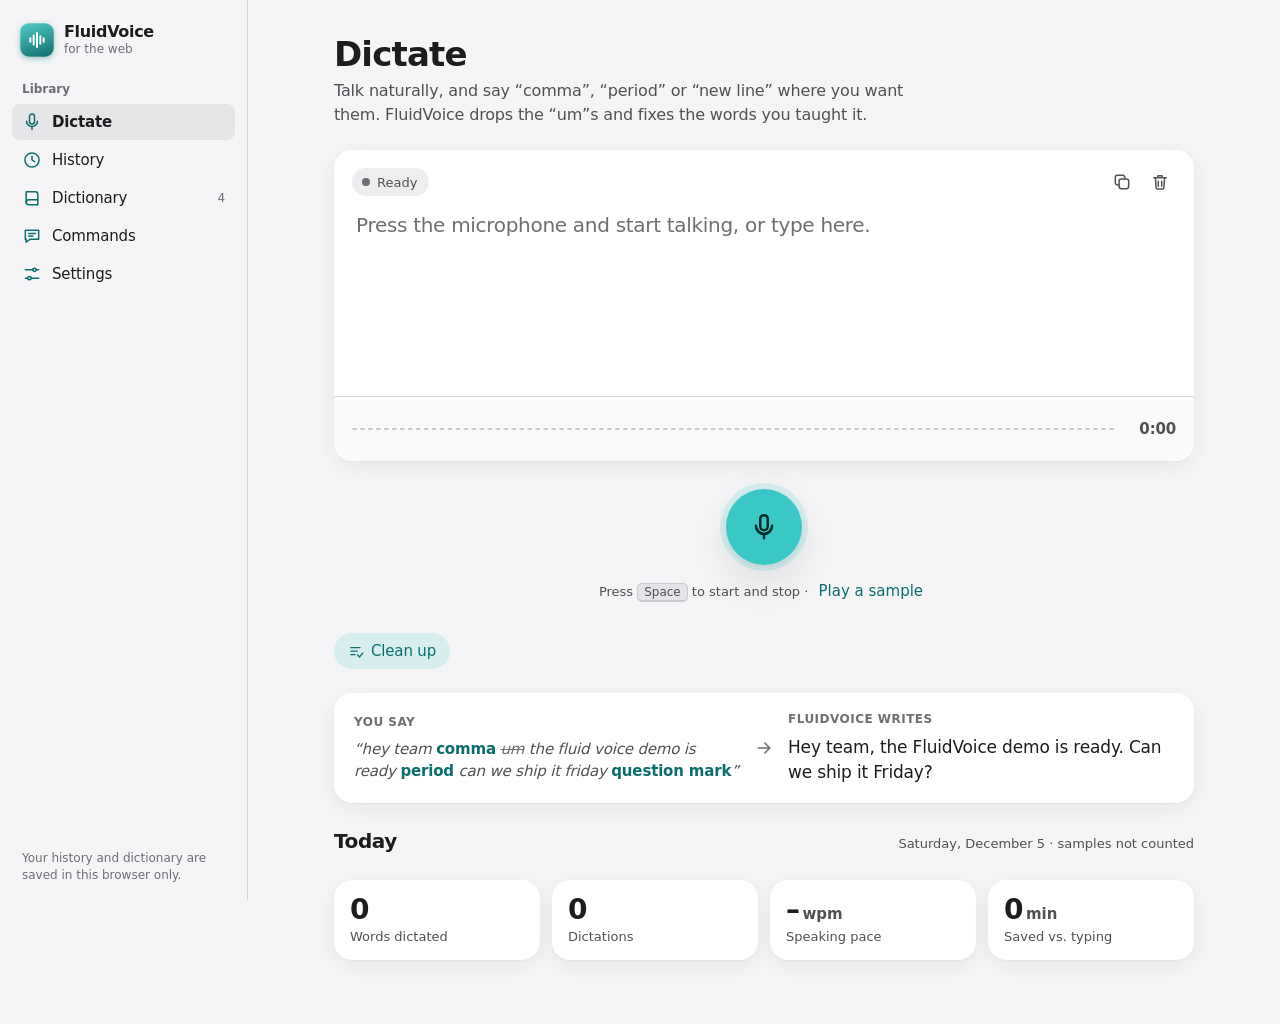
<file: index.html>
<!doctype html>
<html lang="en">
<head>
<meta charset="utf-8">
<meta name="viewport" content="width=device-width,initial-scale=1,viewport-fit=cover">
<title>FluidVoice Web</title>
<meta name="description" content="Voice-to-text dictation in your browser, with spoken punctuation, filler-word removal and a custom dictionary.">
<meta name="theme-color" content="#F5F5F7" media="(prefers-color-scheme: light)">
<meta name="theme-color" content="#000000" media="(prefers-color-scheme: dark)">
<link rel="apple-touch-icon" href="apple-touch-icon.png">
<link rel="icon" type="image/png" sizes="180x180" href="apple-touch-icon.png">
<link rel="icon" href="data:image/svg+xml,%3Csvg xmlns='http://www.w3.org/2000/svg' viewBox='0 0 64 64'%3E%3Crect width='64' height='64' rx='14' fill='%230A6E6C'/%3E%3Cpath d='M16 28v8M24 20v24M32 14v36M40 22v20M48 28v8' stroke='white' stroke-width='5' stroke-linecap='round'/%3E%3C/svg%3E">
<style>
/* Layout: a macOS-style window. Translucent sidebar on the left, one content column on the right.
   Under 760px the sidebar turns into an iOS tab bar fixed to the bottom of the screen. */
:root {
  --bg: #F5F5F7;
  --surface: #FFFFFF;
  --surface-2: #FAFAFC;
  --fill: rgba(118, 118, 128, 0.12);
  --fill-2: rgba(118, 118, 128, 0.07);
  --fg: #1D1D1F;
  --fg-2: #515154;
  --fg-3: #6E6E73;
  --sep: rgba(60, 60, 67, 0.16);
  --chrome: rgba(246, 246, 248, 0.82);
  --red: #C00012;
  --red-fill: #FF3B30;
  --orange: #944A00;
  --green: #1A7F37;
  --shadow: 0 1px 2px rgba(0, 0, 0, 0.04), 0 6px 24px rgba(0, 0, 0, 0.06);
  --shadow-lg: 0 2px 6px rgba(0, 0, 0, 0.06), 0 18px 48px rgba(0, 0, 0, 0.10);

  /* Accent: FluidVoice's default cyan. JavaScript swaps these five values when you pick another accent. */
  --accent: #3AC8C6;
  --accent-ink-l: #0A6E6C;
  --accent-ink-d: #3AC8C6;
  --on-accent: #032B2A;
  --accent-ink: var(--accent-ink-l);
  --accent-soft: color-mix(in srgb, var(--accent) 16%, transparent);
  --seg-on: var(--surface);

  --font-text: -apple-system, BlinkMacSystemFont, "SF Pro Text", "Segoe UI Variable Text", "Segoe UI", system-ui, sans-serif;
  --font-display: -apple-system, BlinkMacSystemFont, "SF Pro Display", "Segoe UI Variable Display", "Segoe UI", system-ui, sans-serif;
  --font-rounded: ui-rounded, "SF Pro Rounded", -apple-system, BlinkMacSystemFont, system-ui, sans-serif;
  --font-mono: ui-monospace, "SF Mono", SFMono-Regular, Menlo, Consolas, monospace;

  /* Type scale follows Apple's text styles */
  --t-large: 2.125rem;  /* Large Title 34 */
  --t-title2: 1.375rem; /* Title 2 22 */
  --t-title3: 1.25rem;  /* Title 3 20 */
  --t-body: 1.0625rem;  /* Body 17 */
  --t-callout: 1rem;    /* Callout 16 */
  --t-subhead: 0.9375rem; /* Subhead 15 */
  --t-foot: 0.8125rem;  /* Footnote 13 */
  --t-cap: 0.75rem;     /* Caption 12 */

  --r-sm: 8px;
  --r-md: 12px;
  --r-lg: 18px;
  --sidebar-w: 248px;
}
@media (prefers-color-scheme: dark) {
  :root:not([data-theme="light"]) {
    --bg: #000000;
    --surface: #1C1C1E;
    --surface-2: #242426;
    --fill: rgba(118, 118, 128, 0.24);
    --fill-2: rgba(118, 118, 128, 0.14);
    --fg: #F5F5F7;
    --fg-2: #C7C7CC;
    --fg-3: #98989D;
    --sep: rgba(84, 84, 88, 0.6);
    --chrome: rgba(22, 22, 24, 0.78);
    --red: #FF6961;
    --red-fill: #FF453A;
    --orange: #FFB340;
    --green: #30D158;
    --shadow: 0 0 0 1px rgba(255, 255, 255, 0.05), 0 6px 24px rgba(0, 0, 0, 0.5);
    --shadow-lg: 0 0 0 1px rgba(255, 255, 255, 0.06), 0 18px 48px rgba(0, 0, 0, 0.6);
    --accent-ink: var(--accent-ink-d);
    --seg-on: #636366;
    color-scheme: dark;
  }
}
:root[data-theme="dark"] {
  --bg: #000000;
  --surface: #1C1C1E;
  --surface-2: #242426;
  --fill: rgba(118, 118, 128, 0.24);
  --fill-2: rgba(118, 118, 128, 0.14);
  --fg: #F5F5F7;
  --fg-2: #C7C7CC;
  --fg-3: #98989D;
  --sep: rgba(84, 84, 88, 0.6);
  --chrome: rgba(22, 22, 24, 0.78);
  --red: #FF6961;
  --red-fill: #FF453A;
  --orange: #FFB340;
  --green: #30D158;
  --shadow: 0 0 0 1px rgba(255, 255, 255, 0.05), 0 6px 24px rgba(0, 0, 0, 0.5);
  --shadow-lg: 0 0 0 1px rgba(255, 255, 255, 0.06), 0 18px 48px rgba(0, 0, 0, 0.6);
  --accent-ink: var(--accent-ink-d);
  --seg-on: #636366;
  color-scheme: dark;
}

* { box-sizing: border-box; }
html, body { height: 100%; }
body {
  margin: 0;
  background: var(--bg);
  color: var(--fg);
  font-family: var(--font-text);
  font-size: var(--t-body);
  line-height: 1.47;
  letter-spacing: -0.01em;
  -webkit-font-smoothing: antialiased;
  -webkit-tap-highlight-color: transparent;
}
[hidden] { display: none !important; }
button, input, select, textarea { font: inherit; color: inherit; letter-spacing: inherit; }
button { cursor: pointer; }
:focus-visible { outline: 3px solid var(--accent-ink); outline-offset: 2px; border-radius: 6px; }
.sr-only { position: absolute; width: 1px; height: 1px; padding: 0; margin: -1px; overflow: hidden; clip: rect(0 0 0 0); white-space: nowrap; border: 0; }
.ic { width: 20px; height: 20px; flex: none; stroke: currentColor; fill: none; stroke-width: 1.8; stroke-linecap: round; stroke-linejoin: round; }
.ic-sm { width: 16px; height: 16px; }

/* ---------- App frame ---------- */
.app { display: grid; grid-template-columns: var(--sidebar-w) minmax(0, 1fr); min-height: 100%; }
.sidebar {
  position: fixed; top: 0; bottom: 0; left: 0; width: var(--sidebar-w); z-index: 30;
  display: flex; flex-direction: column; gap: 22px;
  padding: 22px 12px 16px;
  background: var(--chrome);
  -webkit-backdrop-filter: saturate(180%) blur(20px);
  backdrop-filter: saturate(180%) blur(20px);
  border-right: 1px solid var(--sep);
}
.brand { display: flex; align-items: center; gap: 10px; padding: 0 8px; }
.app-icon {
  width: 34px; height: 34px; border-radius: 9px; display: grid; place-items: center; flex: none;
  background: linear-gradient(160deg, color-mix(in srgb, var(--accent) 88%, white) 0%, var(--accent-ink-l) 100%);
  box-shadow: inset 0 0 0 0.5px rgba(255, 255, 255, 0.4), 0 2px 6px color-mix(in srgb, var(--accent-ink-l) 35%, transparent);
  color: #fff;
}
.app-icon .ic { stroke-width: 2.4; width: 20px; height: 20px; }
.brand-name { font-family: var(--font-display); font-weight: 600; font-size: var(--t-callout); letter-spacing: -0.02em; line-height: 1.2; }
.brand-sub { font-size: var(--t-cap); color: var(--fg-3); letter-spacing: 0; }
.nav { display: flex; flex-direction: column; gap: 2px; }
.nav-label { font-size: var(--t-cap); font-weight: 600; color: var(--fg-3); padding: 0 10px 4px; letter-spacing: 0; }
.nav-item {
  display: flex; align-items: center; gap: 10px; min-height: 36px; width: 100%;
  padding: 6px 10px; border: 0; border-radius: var(--r-sm); background: transparent;
  font-size: var(--t-subhead); text-align: left; color: var(--fg);
}
.nav-item .ic { color: var(--accent-ink); }
.nav-item:hover { background: var(--fill-2); }
.nav-item[aria-current="page"] { background: var(--fill); font-weight: 600; }
.nav-item .count { margin-left: auto; font-size: var(--t-cap); color: var(--fg-3); font-variant-numeric: tabular-nums; }
.sidebar-foot { margin-top: auto; padding: 0 10px; font-size: var(--t-cap); color: var(--fg-3); line-height: 1.4; letter-spacing: 0; }

.main { grid-column: 2; min-width: 0; padding-inline: clamp(16px, 4.5vw, 56px); padding-block: 36px 64px; }
.view { max-width: 860px; margin: 0 auto; display: flex; flex-direction: column; gap: 24px; }
.view-head { display: flex; align-items: flex-end; justify-content: space-between; gap: 16px; flex-wrap: wrap; }
.view-head h1 { margin: 0; font-family: var(--font-display); font-size: var(--t-large); font-weight: 700; letter-spacing: -0.025em; line-height: 1.1; text-wrap: balance; }
.view-head p { margin: 6px 0 0; color: var(--fg-2); font-size: var(--t-callout); max-width: 60ch; }

/* ---------- Shared controls ---------- */
.card { background: var(--surface); border-radius: var(--r-lg); box-shadow: var(--shadow); }
.btn {
  display: inline-flex; align-items: center; justify-content: center; gap: 6px;
  min-height: 36px; padding: 7px 14px; border-radius: 999px; border: 0;
  background: var(--fill); color: var(--fg); font-size: var(--t-subhead); font-weight: 500;
  transition: background-color 0.15s ease, transform 0.1s ease, opacity 0.15s ease;
}
.btn:hover { background: color-mix(in srgb, var(--fill) 100%, var(--fg) 6%); }
.btn:active { transform: scale(0.97); }
.btn:disabled { opacity: 0.45; cursor: default; transform: none; }
.btn .ic { width: 17px; height: 17px; }
.btn-tinted { background: var(--accent-soft); color: var(--accent-ink); }
.btn-tinted:hover { background: color-mix(in srgb, var(--accent) 24%, transparent); }
.btn-filled { background: var(--accent); color: var(--on-accent); font-weight: 600; }
.btn-filled:hover { background: color-mix(in srgb, var(--accent) 88%, white 12%); }
.btn-danger { color: var(--red); }
.btn-plain { background: transparent; color: var(--accent-ink); padding-inline: 8px; }
.btn-plain:hover { background: var(--fill-2); }
.icon-btn {
  width: 36px; height: 36px; display: inline-grid; place-items: center; border-radius: 999px; border: 0;
  background: transparent; color: var(--fg-2);
}
.icon-btn:hover { background: var(--fill); color: var(--fg); }
.pill {
  display: inline-flex; align-items: center; gap: 7px; min-height: 28px; padding: 3px 12px 3px 10px; border-radius: 999px;
  background: var(--fill); font-size: var(--t-foot); font-weight: 500; color: var(--fg-2); letter-spacing: 0;
  font-variant-numeric: tabular-nums;
}
.dot { width: 8px; height: 8px; border-radius: 50%; background: var(--fg-3); flex: none; }
.pill[data-state="live"] { background: color-mix(in srgb, var(--red-fill) 14%, transparent); color: var(--red); }
.pill[data-state="live"] .dot { background: var(--red-fill); animation: blink 1.2s ease-in-out infinite; }
.pill[data-state="sample"] { background: var(--accent-soft); color: var(--accent-ink); }
.pill[data-state="sample"] .dot { background: var(--accent-ink); animation: blink 1.2s ease-in-out infinite; }
.pill[data-state="warn"] { background: color-mix(in srgb, var(--orange) 14%, transparent); color: var(--orange); }
.pill[data-state="warn"] .dot { background: var(--orange); }
@keyframes blink { 50% { opacity: 0.35; } }

input[type="text"], input[type="search"], select {
  min-height: 40px; width: 100%; padding: 8px 12px; border-radius: 10px;
  border: 1px solid var(--sep); background: var(--surface-2); color: var(--fg); font-size: var(--t-subhead);
}
input::placeholder, textarea::placeholder { color: var(--fg-3); opacity: 1; }
input:focus, select:focus { outline: none; border-color: var(--accent-ink); box-shadow: 0 0 0 3px color-mix(in srgb, var(--accent) 28%, transparent); }

/* iOS-style switch */
.switch { appearance: none; -webkit-appearance: none; position: relative; flex: none; width: 51px; height: 31px; margin: 0; border-radius: 999px; background: var(--fill); cursor: pointer; transition: background-color 0.2s ease; }
.switch::after { content: ""; position: absolute; top: 2px; left: 2px; width: 27px; height: 27px; border-radius: 50%; background: #fff; box-shadow: 0 3px 8px rgba(0,0,0,0.15), 0 1px 1px rgba(0,0,0,0.16); transition: transform 0.22s cubic-bezier(.3,.7,.4,1); }
.switch:not(:checked) { box-shadow: inset 0 0 0 1.5px var(--fg-3); }
.switch:checked { background: var(--green); }
.switch:checked::after { transform: translateX(20px); }
.switch:focus-visible { outline: 3px solid var(--accent-ink); outline-offset: 3px; border-radius: 999px; }

/* Segmented control */
.segmented { display: inline-flex; padding: 2px; border-radius: 9px; background: var(--fill); gap: 2px; flex-wrap: wrap; }
.segmented button {
  min-height: 30px; padding: 4px 14px; border: 0; border-radius: 7px; background: transparent;
  font-size: var(--t-foot); font-weight: 500; color: var(--fg);
}
.segmented button[aria-pressed="true"] { background: var(--seg-on); box-shadow: 0 1px 3px rgba(0,0,0,0.12), 0 0 0 1.5px var(--fg-3); font-weight: 600; }

/* ---------- Dictate ---------- */
.composer { padding: 0; overflow: hidden; }
.composer-top { display: flex; align-items: center; justify-content: space-between; gap: 12px; padding: 14px 16px 0 18px; flex-wrap: wrap; }
.composer-tools { display: flex; gap: 2px; }
.editor { position: relative; padding: 10px 22px 18px; }
.editor textarea, .editor .live {
  display: block; width: 100%; min-height: 168px; margin: 0; padding: 0; border: 0; background: transparent; resize: none;
  font-family: var(--font-display); font-size: var(--t-title3); line-height: 1.5; letter-spacing: -0.015em; color: var(--fg);
  white-space: pre-wrap; overflow-wrap: anywhere;
}
.editor textarea:focus { outline: none; }
.composer:has(#transcript:focus-visible) { box-shadow: var(--shadow), 0 0 0 3px var(--accent-ink); }
.editor .live .interim { color: var(--fg-3); }
.editor .live .caret { display: inline-block; width: 2px; height: 1.1em; margin-left: 2px; vertical-align: -0.15em; background: var(--accent-ink); border-radius: 1px; animation: blink 1s steps(1) infinite; }
.editor .live .base { color: var(--fg-2); }

.wave-row { display: flex; align-items: center; gap: 14px; padding: 12px 18px; border-top: 1px solid var(--sep); background: var(--surface-2); }
.wave { flex: 1; min-width: 0; height: 40px; display: block; }
.timer { font-family: var(--font-rounded); font-variant-numeric: tabular-nums; font-size: var(--t-subhead); font-weight: 600; color: var(--fg-2); min-width: 3.2em; text-align: right; }

.record-zone { display: flex; flex-direction: column; align-items: center; gap: 12px; padding-block: 4px; }
.record-btn {
  position: relative; width: 76px; height: 76px; border-radius: 50%; border: 0; display: grid; place-items: center;
  background: var(--accent); color: var(--on-accent);
  box-shadow: 0 0 0 6px var(--accent-soft), var(--shadow-lg);
  transition: transform 0.18s cubic-bezier(.3,.7,.4,1), background-color 0.2s ease, box-shadow 0.2s ease;
}
.record-btn .ic { width: 30px; height: 30px; stroke-width: 2; }
.record-btn:hover { transform: scale(1.04); }
.record-btn:active { transform: scale(0.96); }
.record-btn[data-active="true"] { background: var(--red-fill); color: #fff; box-shadow: 0 0 0 calc(6px + var(--level, 0) * 14px) color-mix(in srgb, var(--red-fill) 22%, transparent), var(--shadow-lg); }
.record-btn:focus-visible { outline-offset: 10px; border-radius: 50%; }
.record-hint { font-size: var(--t-foot); color: var(--fg-2); text-align: center; letter-spacing: 0; }
kbd { font-family: var(--font-text); font-size: 0.92em; padding: 1px 6px; border-radius: 5px; background: var(--fill); border: 1px solid var(--sep); border-bottom-width: 2px; }

.notice { display: flex; gap: 12px; align-items: flex-start; padding: 14px 16px; border-radius: var(--r-md); background: color-mix(in srgb, var(--orange) 10%, var(--surface)); border: 1px solid color-mix(in srgb, var(--orange) 26%, transparent); font-size: var(--t-subhead); }
.notice .ic { color: var(--orange); margin-top: 2px; }
.notice strong { display: block; font-weight: 600; }
.notice p { margin: 2px 0 10px; color: var(--fg-2); }
.notice-actions { display: flex; gap: 8px; flex-wrap: wrap; }

.actions { display: flex; flex-wrap: wrap; gap: 8px; align-items: center; }
.actions .spacer { flex: 1; }
.ai-group { display: flex; flex-wrap: wrap; gap: 8px; align-items: center; }
.ai-label { display: inline-flex; align-items: center; gap: 6px; font-size: var(--t-foot); font-weight: 600; color: var(--fg-2); letter-spacing: 0; }
.ai-label .ic { color: var(--accent-ink); width: 16px; height: 16px; }

.howto { display: grid; grid-template-columns: minmax(0, 1fr) auto minmax(0, 1fr); gap: 14px; align-items: center; padding: 18px 20px; }
.howto-col { min-width: 0; }
.eyebrow { font-size: var(--t-cap); font-weight: 600; color: var(--fg-3); letter-spacing: 0.04em; text-transform: uppercase; margin-bottom: 6px; }
.said { font-size: var(--t-subhead); color: var(--fg-2); font-style: italic; }
.said mark { background: transparent; color: var(--accent-ink); font-style: normal; font-weight: 600; }
.said s { color: var(--fg-3); }
.wrote { font-family: var(--font-display); font-size: var(--t-body); font-weight: 500; }
.howto .arrow { color: var(--fg-3); }

.stats { display: grid; grid-template-columns: repeat(4, minmax(0, 1fr)); gap: 12px; }
.stat { padding: 14px 16px; min-width: 0; }
.stat-value { font-family: var(--font-rounded); font-size: 1.75rem; font-weight: 700; letter-spacing: -0.02em; line-height: 1.15; font-variant-numeric: tabular-nums; }
.stat-value small { font-size: var(--t-subhead); font-weight: 600; color: var(--fg-2); margin-left: 3px; letter-spacing: 0; }
.stat-label { font-size: var(--t-foot); color: var(--fg-2); letter-spacing: 0; }
.section-title { margin: 0; font-family: var(--font-display); font-size: var(--t-title3); font-weight: 600; letter-spacing: -0.02em; }
.section-head { display: flex; align-items: baseline; justify-content: space-between; gap: 12px; flex-wrap: wrap; }
.section-head .sub { font-size: var(--t-foot); color: var(--fg-2); letter-spacing: 0; }

/* ---------- History ---------- */
.chart-card { padding: 18px 20px 12px; }
.chart { width: 100%; height: auto; display: block; }
.chart text { font-family: var(--font-text); font-size: 12px; fill: var(--fg-2); letter-spacing: 0; }
.chart .val { font-family: var(--font-rounded); font-weight: 600; fill: var(--fg); font-variant-numeric: tabular-nums; }
.chart .grid { stroke: var(--sep); stroke-width: 1; }
.chart .bar { fill: var(--accent); }
.chart .bar.today { fill: var(--accent-ink); }
.chart .bar.zero { fill: var(--fill); }
.toolbar { display: flex; gap: 10px; align-items: center; flex-wrap: wrap; }
.search { position: relative; flex: 1; min-width: 200px; }
.search .ic { position: absolute; left: 11px; top: 50%; transform: translateY(-50%); color: var(--fg-3); width: 17px; height: 17px; }
.search input { padding-left: 34px; }
.list { display: flex; flex-direction: column; }
.list > * + * { border-top: 1px solid var(--sep); }
.h-item { display: grid; grid-template-columns: minmax(0, 1fr) auto; gap: 6px 16px; padding: 14px 18px; }
.h-meta { display: flex; flex-wrap: wrap; gap: 4px 12px; font-size: var(--t-foot); color: var(--fg-2); letter-spacing: 0; font-variant-numeric: tabular-nums; }
.h-meta .when { font-weight: 600; color: var(--fg); }
.h-text { grid-column: 1 / -1; margin: 0; font-size: var(--t-callout); white-space: pre-wrap; overflow-wrap: anywhere; display: -webkit-box; -webkit-line-clamp: 3; -webkit-box-orient: vertical; overflow: hidden; }
.h-item.open .h-text { -webkit-line-clamp: unset; display: block; }
.h-more { grid-column: 1 / -1; justify-self: start; min-height: 28px; margin: -4px 0 0 -8px; font-size: var(--t-foot); }
.list-note { padding: 12px 18px; margin: 0; }
.h-actions { display: flex; gap: 2px; grid-row: 1; grid-column: 2; margin: -6px -8px 0 0; }
.tag { display: inline-flex; align-items: center; padding: 0 7px; border-radius: 5px; font-size: 0.6875rem; font-weight: 600; background: var(--accent-soft); color: var(--accent-ink); letter-spacing: 0.02em; text-transform: uppercase; }
.empty { padding: 40px 24px; text-align: center; color: var(--fg-2); display: flex; flex-direction: column; align-items: center; gap: 8px; }
.empty .ic { width: 34px; height: 34px; color: var(--fg-3); stroke-width: 1.5; }
.empty strong { color: var(--fg); font-size: var(--t-callout); }
.empty p { margin: 0; max-width: 42ch; font-size: var(--t-subhead); }

/* ---------- Dictionary ---------- */
.dict-form { display: grid; grid-template-columns: minmax(0, 1.3fr) minmax(0, 1fr) auto; gap: 12px; align-items: end; padding: 18px; }
.field { display: flex; flex-direction: column; gap: 6px; min-width: 0; }
.field label { font-size: var(--t-foot); font-weight: 600; color: var(--fg-2); letter-spacing: 0; }
.hint { font-size: var(--t-cap); color: var(--fg-3); letter-spacing: 0; }
.hint.error { color: var(--red); }
.d-item { display: grid; grid-template-columns: minmax(0, 1fr) auto minmax(0, 0.8fr) auto; gap: 12px; align-items: center; padding: 12px 10px 12px 18px; }
.chips { display: flex; flex-wrap: wrap; gap: 6px; min-width: 0; }
.chip { display: inline-flex; padding: 3px 10px; border-radius: 999px; background: var(--fill); font-size: var(--t-foot); color: var(--fg-2); letter-spacing: 0; overflow-wrap: anywhere; }
.d-item .to { font-weight: 600; overflow-wrap: anywhere; min-width: 0; }
.d-item .arrow { color: var(--fg-3); }

/* ---------- Voice commands ---------- */
.tester { padding: 18px 20px; display: flex; flex-direction: column; gap: 12px; }
.tester-out { min-height: 56px; padding: 12px 14px; border-radius: var(--r-md); background: var(--fill-2); font-family: var(--font-display); font-size: var(--t-body); white-space: pre-wrap; overflow-wrap: anywhere; }
.cmd-grid { display: grid; grid-template-columns: repeat(2, minmax(0, 1fr)); gap: 16px; align-items: start; }
.cmd-group h2 { margin: 0; padding: 14px 18px 8px; font-size: var(--t-foot); font-weight: 600; color: var(--fg-2); letter-spacing: 0; }
.cmd { display: flex; align-items: center; justify-content: space-between; gap: 12px; padding: 9px 18px; font-size: var(--t-subhead); }
.cmd + .cmd { border-top: 1px solid var(--sep); }
.cmd .say { min-width: 0; }
.cmd .say small { color: var(--fg-3); font-size: var(--t-foot); }
.key { flex: none; min-width: 32px; height: 28px; padding: 0 8px; display: inline-grid; place-items: center; border-radius: 7px; background: var(--fill); font-family: var(--font-mono); font-size: var(--t-subhead); font-weight: 600; }

/* ---------- Settings ---------- */
.group { display: flex; flex-direction: column; gap: 8px; }
.group-title { margin: 0; padding: 0 18px; font-size: var(--t-foot); font-weight: 600; color: var(--fg-2); letter-spacing: 0; }
.group-foot { margin: 0; padding: 0 18px; font-size: var(--t-foot); color: var(--fg-2); letter-spacing: 0; max-width: 70ch; }
.row { display: flex; align-items: center; justify-content: space-between; gap: 16px; min-height: 52px; padding: 10px 18px; flex-wrap: wrap; }
.row + .row { border-top: 1px solid var(--sep); }
label.row { cursor: pointer; }
.row-text { min-width: 0; flex: 1 1 220px; }
.row-text label, .row-text .label { display: block; font-size: var(--t-callout); }
.row-text .desc { display: block; font-size: var(--t-foot); color: var(--fg-2); letter-spacing: 0; }
.row select { width: auto; min-width: 190px; }
.swatches { display: flex; gap: 10px; flex-wrap: wrap; }
.swatch { width: 30px; height: 30px; border-radius: 50%; border: 0; background: var(--sw); box-shadow: inset 0 0 0 1px rgba(0,0,0,0.08); position: relative; }
.swatch[aria-checked="true"]::after { content: ""; position: absolute; inset: -5px; border-radius: 50%; border: 2px solid var(--fg); }
.status-ok { color: var(--green); font-weight: 600; }
.status-off { color: var(--fg-2); font-weight: 600; }
.install-steps { margin: 0; padding: 4px 18px 16px 40px; display: flex; flex-direction: column; gap: 6px; font-size: var(--t-subhead); color: var(--fg-2); max-width: 70ch; }
a.btn { text-decoration: none; }
.confirm { display: flex; gap: 8px; align-items: center; flex-wrap: wrap; font-size: var(--t-foot); color: var(--fg-2); }

/* ---------- Toast ---------- */
.toast {
  position: fixed; left: 50%; bottom: calc(28px + env(safe-area-inset-bottom, 0px)); transform: translate(-50%, 16px);
  display: inline-flex; align-items: center; gap: 8px; max-width: calc(100% - 32px);
  padding: 10px 18px; border-radius: 999px; background: color-mix(in srgb, var(--fg) 92%, transparent); color: var(--bg);
  font-size: var(--t-subhead); font-weight: 500; box-shadow: var(--shadow-lg); opacity: 0; pointer-events: none;
  transition: opacity 0.2s ease, transform 0.25s cubic-bezier(.3,.7,.4,1); z-index: 50;
}
.toast.show { opacity: 1; transform: translate(-50%, 0); }
.toast .ic { width: 18px; height: 18px; }

/* ---------- Phone: tab bar ---------- */
/* iPhone in landscape: keep content clear of the notch / Dynamic Island */
.app { grid-template-columns: calc(var(--sidebar-w) + env(safe-area-inset-left, 0px)) minmax(0, 1fr); }
.sidebar { width: calc(var(--sidebar-w) + env(safe-area-inset-left, 0px)); padding-left: max(12px, env(safe-area-inset-left, 0px)); }
.main { padding-right: max(clamp(16px, 4.5vw, 56px), env(safe-area-inset-right, 0px)); }

/* Apple HIG: 44×44pt minimum hit target on every touch screen, phone or iPad.
   16px text in fields stops iOS from zooming in when a field gets focus. */
@media (pointer: coarse) {
  .btn, .icon-btn, .nav-item { min-height: 44px; }
  .icon-btn { width: 44px; height: 44px; }
  .h-more { min-height: 44px; }
  .record-hint .btn-plain { min-height: 44px !important; }
  input[type="text"], input[type="search"], select, textarea { min-height: 44px; font-size: 16px; }
  .segmented button { min-height: 40px; padding-inline: 16px; }
  .swatches { gap: 2px; }
  .swatch { width: 44px; height: 44px; background: transparent; box-shadow: none; }
  .swatch::before { content: ""; position: absolute; inset: 7px; border-radius: 50%; background: var(--sw); box-shadow: inset 0 0 0 1px rgba(0,0,0,0.08); }
  .swatch[aria-checked="true"]::after { inset: 2px; }
  .h-actions { margin: -10px -10px 0 0; }
}

@media (max-width: 760px) {
  .app { grid-template-columns: minmax(0, 1fr); }
  .main { padding-left: max(16px, env(safe-area-inset-left, 0px)); padding-right: max(16px, env(safe-area-inset-right, 0px)); }
  .sidebar {
    position: fixed; top: auto; bottom: 0; left: 0; right: 0; width: auto; height: auto; z-index: 40;
    flex-direction: row; gap: 0;
    padding: 6px max(4px, env(safe-area-inset-right, 0px)) calc(6px + env(safe-area-inset-bottom, 0px)) max(4px, env(safe-area-inset-left, 0px));
    border-right: 0; border-top: 1px solid var(--sep);
  }
  .brand, .nav-label, .sidebar-foot { display: none; }
  .nav { flex-direction: row; flex: 1; justify-content: space-around; }
  .nav-item { flex-direction: column; gap: 2px; min-height: 48px; padding: 4px 2px; font-size: 0.6875rem; font-weight: 500; text-align: center; letter-spacing: 0; color: var(--fg-2); }
  .nav-item .ic { width: 24px; height: 24px; color: inherit; }
  .nav-item:hover { background: transparent; }
  .nav-item[aria-current="page"] { background: transparent; color: var(--accent-ink); font-weight: 600; }
  .nav-item .count { display: none; }
  .main { grid-column: 1; padding-block: 22px calc(96px + env(safe-area-inset-bottom, 0px)); }
  .toast { bottom: calc(92px + env(safe-area-inset-bottom, 0px)); }
  .stats { grid-template-columns: repeat(2, minmax(0, 1fr)); }
  .howto { grid-template-columns: minmax(0, 1fr); }
  .howto .arrow { transform: rotate(90deg); justify-self: start; }
  .cmd-grid { grid-template-columns: minmax(0, 1fr); }
  .dict-form { grid-template-columns: minmax(0, 1fr); }
  .d-item { grid-template-columns: minmax(0, 1fr) auto; }
  .d-item .arrow { display: none; }
  .d-item .to { grid-column: 1; }
  .d-item .icon-btn { grid-row: 1 / span 2; grid-column: 2; }
  .editor textarea, .editor .live { min-height: 140px; font-size: 1.1875rem; }
  /* Apple HIG: 44×44pt minimum hit target on touch screens */
  .btn, .icon-btn { min-height: 44px; }
  .icon-btn { width: 44px; height: 44px; }
  .record-hint .btn-plain { min-height: 44px !important; }
  input[type="text"], input[type="search"], select { min-height: 44px; font-size: 1rem; }
  .segmented button { min-height: 40px; padding-inline: 16px; }
  .swatches { gap: 2px; }
  .swatch { width: 44px; height: 44px; background: transparent; box-shadow: none; }
  .swatch::before { content: ""; position: absolute; inset: 7px; border-radius: 50%; background: var(--sw); box-shadow: inset 0 0 0 1px rgba(0,0,0,0.08); }
  .swatch[aria-checked="true"]::after { inset: 2px; }
  .h-actions { margin: -10px -10px 0 0; }
  .view-head h1 { font-size: 1.875rem; }
}
@supports not (color: color-mix(in srgb, red, blue)) {
  :root { --accent-soft: var(--accent-soft-fallback, rgba(58, 200, 198, 0.16)); }
  .toast { background: var(--fg); }
  .notice { background: var(--surface); border: 1px solid var(--orange); }
  .pill[data-state="live"], .pill[data-state="warn"] { background: var(--fill); }
  .btn:hover { background: var(--fill); filter: brightness(0.95); }
  .btn-tinted:hover { background: var(--accent-soft); filter: brightness(0.95); }
  .btn-filled:hover { background: var(--accent); filter: brightness(0.95); }
  .app-icon { background: var(--accent-ink-l); }
  .composer:has(#transcript:focus-visible) { box-shadow: var(--shadow), 0 0 0 3px var(--accent-ink); }
}
@media (hover: none) and (pointer: coarse) { .kbd-hint { display: none; } }
@media (prefers-reduced-motion: reduce) {
  *, *::before, *::after { animation-duration: 0.001ms !important; animation-iteration-count: 1 !important; transition-duration: 0.001ms !important; }
}
</style>
</head>
<body>

<svg width="0" height="0" style="position:absolute" aria-hidden="true">
  <symbol id="i-wave" viewBox="0 0 24 24"><path d="M4 10v4M8 6.5v11M12 3.5v17M16 7.5v9M20 10v4"/></symbol>
  <symbol id="i-mic" viewBox="0 0 24 24"><rect x="9" y="2.5" width="6" height="12" rx="3"/><path d="M5.5 11a6.5 6.5 0 0 0 13 0M12 17.5V21"/></symbol>
  <symbol id="i-stop" viewBox="0 0 24 24"><rect x="6.5" y="6.5" width="11" height="11" rx="2.5" fill="currentColor" stroke="none"/></symbol>
  <symbol id="i-clock" viewBox="0 0 24 24"><circle cx="12" cy="12" r="8.5"/><path d="M12 7.5V12l3 2"/></symbol>
  <symbol id="i-book" viewBox="0 0 24 24"><path d="M5 4.5h11a3 3 0 0 1 3 3V20H8a3 3 0 0 1-3-3z"/><path d="M5 17a3 3 0 0 1 3-3h11"/></symbol>
  <symbol id="i-bubble" viewBox="0 0 24 24"><path d="M4 5h16v11H9.5L5 19.5V16H4z"/><path d="M8 9h8M8 12h5"/></symbol>
  <symbol id="i-sliders" viewBox="0 0 24 24"><path d="M4 7h9M17 7h3M4 17h3M11 17h9"/><circle cx="15" cy="7" r="2"/><circle cx="9" cy="17" r="2"/></symbol>
  <symbol id="i-copy" viewBox="0 0 24 24"><rect x="8.5" y="8.5" width="11.5" height="11.5" rx="2.5"/><path d="M15.5 8.5V6.5a2.5 2.5 0 0 0-2.5-2.5H6.5A2.5 2.5 0 0 0 4 6.5V13a2.5 2.5 0 0 0 2.5 2.5h2"/></symbol>
  <symbol id="i-trash" viewBox="0 0 24 24"><path d="M4.5 7h15M10 11v6M14 11v6M6.5 7l.8 11.5A2 2 0 0 0 9.3 20.5h5.4a2 2 0 0 0 2-2L17.5 7M9.5 7V4.5h5V7"/></symbol>
  <symbol id="i-sparkles" viewBox="0 0 24 24"><path d="M11 3.5l1.7 4.3 4.3 1.7-4.3 1.7L11 15.5l-1.7-4.3L5 9.5l4.3-1.7z"/><path d="M18 14l.9 2.1L21 17l-2.1.9L18 20l-.9-2.1L15 17l2.1-.9z"/></symbol>
  <symbol id="i-clean" viewBox="0 0 24 24"><path d="M4 6.5h13M4 11.5h9M4 16.5h6"/><path d="m13.5 17 2.8 2.8L21 14"/></symbol>
  <symbol id="i-play" viewBox="0 0 24 24"><path d="M8 5.5v13l10.5-6.5z" fill="currentColor" stroke="none"/></symbol>
  <symbol id="i-undo" viewBox="0 0 24 24"><path d="M9 14 4.5 9.5 9 5"/><path d="M4.5 9.5H14a5.5 5.5 0 0 1 0 11h-3"/></symbol>
  <symbol id="i-redo" viewBox="0 0 24 24"><path d="M15 14l4.5-4.5L15 5"/><path d="M19.5 9.5H10a5.5 5.5 0 0 0 0 11h3"/></symbol>
  <symbol id="i-check" viewBox="0 0 24 24"><path d="m5 12.5 4.5 4.5L19 7.5"/></symbol>
  <symbol id="i-x" viewBox="0 0 24 24"><path d="M6.5 6.5l11 11M17.5 6.5l-11 11"/></symbol>
  <symbol id="i-plus" viewBox="0 0 24 24"><path d="M12 5v14M5 12h14"/></symbol>
  <symbol id="i-search" viewBox="0 0 24 24"><circle cx="11" cy="11" r="6.5"/><path d="m20 20-4.4-4.4"/></symbol>
  <symbol id="i-arrow" viewBox="0 0 24 24"><path d="M5 12h14M13 6l6 6-6 6"/></symbol>
  <symbol id="i-pencil" viewBox="0 0 24 24"><path d="M4.5 19.5h4l10-10-4-4-10 10z"/><path d="m13 7 4 4"/></symbol>
  <symbol id="i-alert" viewBox="0 0 24 24"><path d="M12 4 2.8 19.5h18.4z"/><path d="M12 10v4.5M12 17.2h.01"/></symbol>
</svg>

<div class="app">
  <aside class="sidebar" aria-label="FluidVoice">
    <div class="brand">
      <div class="app-icon" aria-hidden="true"><svg class="ic"><use href="#i-wave"/></svg></div>
      <div>
        <div class="brand-name">FluidVoice</div>
        <div class="brand-sub">for the web</div>
      </div>
    </div>
    <nav class="nav" aria-label="Sections">
      <div class="nav-label">Library</div>
      <button class="nav-item" data-view="dictate" type="button"><svg class="ic" aria-hidden="true"><use href="#i-mic"/></svg><span>Dictate</span></button>
      <button class="nav-item" data-view="history" type="button"><svg class="ic" aria-hidden="true"><use href="#i-clock"/></svg><span>History</span><span class="count" id="nav-history-count"></span></button>
      <button class="nav-item" data-view="dictionary" type="button"><svg class="ic" aria-hidden="true"><use href="#i-book"/></svg><span>Dictionary</span><span class="count" id="nav-dict-count"></span></button>
      <button class="nav-item" data-view="commands" type="button"><svg class="ic" aria-hidden="true"><use href="#i-bubble"/></svg><span>Commands</span></button>
      <button class="nav-item" data-view="settings" type="button"><svg class="ic" aria-hidden="true"><use href="#i-sliders"/></svg><span>Settings</span></button>
    </nav>
    <div class="sidebar-foot">Your history and dictionary are saved in this browser only.</div>
  </aside>

  <main class="main" id="main" tabindex="-1">

    <!-- ===== Dictate ===== -->
    <section class="view" id="view-dictate" aria-labelledby="h-dictate">
      <header class="view-head">
        <div>
          <h1 id="h-dictate">Dictate</h1>
          <p>Talk naturally, and say “comma”, “period” or “new line” where you want them. FluidVoice drops the “um”s and fixes the words you taught it.</p>
        </div>
      </header>

      <div class="notice" id="mic-notice" role="alert" hidden>
        <svg class="ic" aria-hidden="true"><use href="#i-alert"/></svg>
        <div>
          <strong id="mic-notice-title">Microphone isn’t available here</strong>
          <p id="mic-notice-body"></p>
          <div class="notice-actions">
            <button class="btn btn-tinted" type="button" data-action="sample"><svg class="ic" aria-hidden="true"><use href="#i-play"/></svg>Play a sample dictation</button>
            <button class="btn" type="button" data-action="dismiss-notice">Dismiss</button>
          </div>
        </div>
      </div>

      <div class="card composer">
        <div class="composer-top">
          <span class="pill" id="status" data-state="idle" role="status"><span class="dot" aria-hidden="true"></span><span id="status-text">Ready</span></span>
          <div class="composer-tools">
            <button class="icon-btn" type="button" id="btn-undo" title="Undo last change" aria-label="Undo last change" hidden><svg class="ic" aria-hidden="true"><use href="#i-undo"/></svg></button>
            <button class="icon-btn" type="button" id="btn-copy" title="Copy text" aria-label="Copy text"><svg class="ic" aria-hidden="true"><use href="#i-copy"/></svg></button>
            <button class="icon-btn" type="button" id="btn-clear" title="Clear text" aria-label="Clear text"><svg class="ic" aria-hidden="true"><use href="#i-trash"/></svg></button>
          </div>
        </div>
        <div class="editor">
          <label for="transcript" class="sr-only">Transcript</label>
          <textarea id="transcript" spellcheck="true" placeholder="Press the microphone and start talking, or type here."></textarea>
          <div class="live" id="live" hidden></div>
        </div>
        <div class="wave-row">
          <canvas class="wave" id="wave" aria-hidden="true"></canvas>
          <span class="timer" id="timer" aria-label="Recording time">0:00</span>
        </div>
      </div>

      <div class="record-zone">
        <button class="record-btn" id="record" type="button" data-active="false" aria-label="Start dictation">
          <svg class="ic" aria-hidden="true"><use href="#i-mic" id="record-icon"/></svg>
        </button>
        <div class="record-hint" id="record-hint"><span class="kbd-hint">Press <kbd>Space</kbd> to start and stop · </span><button class="btn-plain btn" type="button" data-action="sample" style="min-height:28px;padding:2px 6px">Play a sample</button></div>
      </div>

      <div class="actions">
        <button class="btn btn-tinted" type="button" id="btn-cleanup" title="Remove filler words, fix spacing and capitals"><svg class="ic" aria-hidden="true"><use href="#i-clean"/></svg>Clean up</button>
        <div class="ai-group" id="ai-group" hidden>
          <span class="ai-label"><svg class="ic" aria-hidden="true"><use href="#i-sparkles"/></svg>Write Mode</span>
          <button class="btn" type="button" data-rewrite="polish">Polish</button>
          <button class="btn" type="button" data-rewrite="email">Email</button>
          <button class="btn" type="button" data-rewrite="bullets">Bullet points</button>
          <button class="btn" type="button" data-rewrite="shorter">Shorter</button>
          <button class="btn btn-danger" type="button" id="btn-ai-stop" hidden><svg class="ic" aria-hidden="true"><use href="#i-stop"/></svg>Stop</button>
        </div>
      </div>

      <div class="card howto" id="howto">
        <div class="howto-col">
          <div class="eyebrow">You say</div>
          <div class="said">“hey team <mark>comma</mark> <s>um</s> the fluid voice demo is ready <mark>period</mark> can we ship it friday <mark>question mark</mark>”</div>
        </div>
        <svg class="ic arrow" aria-hidden="true"><use href="#i-arrow"/></svg>
        <div class="howto-col">
          <div class="eyebrow">FluidVoice writes</div>
          <div class="wrote" id="howto-out">Hey team, the FluidVoice demo is ready. Can we ship it Friday?</div>
        </div>
      </div>

      <div class="section-head">
        <h2 class="section-title">Today</h2>
        <span class="sub" id="today-sub"></span>
      </div>
      <div class="stats">
        <div class="card stat"><div class="stat-value" id="st-words">0</div><div class="stat-label">Words dictated</div></div>
        <div class="card stat"><div class="stat-value" id="st-sessions">0</div><div class="stat-label">Dictations</div></div>
        <div class="card stat"><div class="stat-value"><span id="st-wpm">–</span><small>wpm</small></div><div class="stat-label">Speaking pace</div></div>
        <div class="card stat"><div class="stat-value"><span id="st-saved">0</span><small>min</small></div><div class="stat-label">Saved vs. typing</div></div>
      </div>
    </section>

    <!-- ===== History ===== -->
    <section class="view" id="view-history" aria-labelledby="h-history" hidden>
      <header class="view-head">
        <div>
          <h1 id="h-history">History</h1>
          <p>Your newest 500 dictations are kept here, in this browser, until you delete them.</p>
        </div>
      </header>
      <div class="card chart-card">
        <div class="section-head" style="margin-bottom:8px">
          <h2 class="section-title" style="font-size:var(--t-callout)">Words per day</h2>
          <span class="sub" id="week-total"></span>
        </div>
        <svg class="chart" id="chart" viewBox="0 0 700 170" role="img" aria-label="Words dictated on each of the last seven days."></svg>
      </div>
      <div class="toolbar">
        <div class="search">
          <svg class="ic" aria-hidden="true"><use href="#i-search"/></svg>
          <label for="h-search" class="sr-only">Search history</label>
          <input type="search" id="h-search" placeholder="Search dictations">
        </div>
        <span id="clear-history-zone"><button class="btn btn-danger" type="button" id="btn-clear-history">Clear history</button></span>
      </div>
      <div class="card list" id="h-list"></div>
    </section>

    <!-- ===== Dictionary ===== -->
    <section class="view" id="view-dictionary" aria-labelledby="h-dict" hidden>
      <header class="view-head">
        <div>
          <h1 id="h-dict">Dictionary</h1>
          <p>Teach FluidVoice the names and words it hears wrong. When it hears a phrase on the left, it writes the word on the right.</p>
        </div>
      </header>
      <form class="card dict-form" id="dict-form" novalidate>
        <div class="field">
          <label for="d-triggers">When I say</label>
          <input type="text" id="d-triggers" placeholder="fluid voice, flu voice" autocomplete="off">
          <span class="hint">Separate different spellings with commas.</span>
        </div>
        <div class="field">
          <label for="d-replacement">Write</label>
          <input type="text" id="d-replacement" placeholder="FluidVoice" autocomplete="off">
          <span class="hint" id="d-error" role="alert">&nbsp;</span>
        </div>
        <button class="btn btn-filled" type="submit" style="margin-bottom:22px"><svg class="ic" aria-hidden="true"><use href="#i-plus"/></svg>Add word</button>
      </form>
      <div class="card list" id="d-list"></div>
    </section>

    <!-- ===== Commands ===== -->
    <section class="view" id="view-commands" aria-labelledby="h-cmd" hidden>
      <header class="view-head">
        <div>
          <h1 id="h-cmd">Voice commands</h1>
          <p>Say these words while you dictate and FluidVoice types the symbol instead. Punctuation and symbols follow the Mac app’s spoken punctuation rules.</p>
        </div>
      </header>
      <div class="card tester">
        <div class="field">
          <label for="tester-in">Type what you would say</label>
          <input type="text" id="tester-in" autocomplete="off" value="um meet me at the cafe at five comma okay question mark new line thanks exclamation mark">
        </div>
        <div>
          <div class="eyebrow">FluidVoice writes</div>
          <div class="tester-out" id="tester-out" aria-live="polite"></div>
        </div>
      </div>
      <div class="cmd-grid" id="cmd-grid"></div>
    </section>

    <!-- ===== Settings ===== -->
    <section class="view" id="view-settings" aria-labelledby="h-set" hidden>
      <header class="view-head">
        <div>
          <h1 id="h-set">Settings</h1>
          <p>Changes save as you make them.</p>
        </div>
      </header>

      <div class="group">
        <h2 class="group-title">Appearance</h2>
        <div class="card">
          <div class="row">
            <div class="row-text"><span class="label" id="lbl-theme">Theme</span></div>
            <div class="segmented" role="group" aria-labelledby="lbl-theme" id="theme-seg">
              <button type="button" data-theme-opt="system">System</button>
              <button type="button" data-theme-opt="light">Light</button>
              <button type="button" data-theme-opt="dark">Dark</button>
            </div>
          </div>
          <div class="row">
            <div class="row-text"><span class="label" id="lbl-accent">Accent color</span><span class="desc">The same five colors as the Mac app.</span></div>
            <div class="swatches" role="radiogroup" aria-labelledby="lbl-accent" id="swatches"></div>
          </div>
        </div>
      </div>

      <div class="group">
        <h2 class="group-title">Dictation</h2>
        <div class="card">
          <div class="row">
            <div class="row-text"><label for="set-lang">Language</label><span class="desc">The language you will speak.</span></div>
            <select id="set-lang"></select>
          </div>
          <label class="row" for="set-punct">
            <span class="row-text"><span class="label" id="set-punct-label">Spoken punctuation</span><span class="desc" id="set-punct-desc">Turn “comma”, “period” and “new line” into symbols.</span></span>
            <input type="checkbox" class="switch" role="switch" id="set-punct" aria-labelledby="set-punct-label" aria-describedby="set-punct-desc">
          </label>
          <label class="row" for="set-fillers">
            <span class="row-text"><span class="label" id="set-fillers-label">Remove filler words</span><span class="desc" id="fillers-desc">Drops um, uh, er, hmm and similar sounds.</span></span>
            <input type="checkbox" class="switch" role="switch" id="set-fillers" aria-labelledby="set-fillers-label" aria-describedby="fillers-desc">
          </label>
          <label class="row" for="set-caps">
            <span class="row-text"><span class="label" id="set-caps-label">Capitalize sentences</span><span class="desc" id="set-caps-desc">Starts each sentence with a capital letter.</span></span>
            <input type="checkbox" class="switch" role="switch" id="set-caps" aria-labelledby="set-caps-label" aria-describedby="set-caps-desc">
          </label>
          <label class="row" for="set-copy">
            <span class="row-text"><span class="label" id="set-copy-label">Copy when I stop</span><span class="desc" id="set-copy-desc">Puts the finished text on your clipboard.</span></span>
            <input type="checkbox" class="switch" role="switch" id="set-copy" aria-labelledby="set-copy-label" aria-describedby="set-copy-desc">
          </label>
        </div>
      </div>

      <div class="group">
        <h2 class="group-title">AI enhancement</h2>
        <div class="card">
          <div class="row">
            <div class="row-text"><span class="label">Write Mode with Claude</span><span class="desc" id="ai-desc">Rewrites your dictation as polished text, an email, bullet points or a shorter version.</span></div>
            <span id="ai-status" class="status-off">Checking…</span>
          </div>
        </div>
      </div>

      <div class="group">
        <h2 class="group-title">Other websites</h2>
        <div class="card">
          <div class="row">
            <div class="row-text"><span class="label">Chrome extension</span><span class="desc">Dictate straight into Gmail, Google Docs, ChatGPT and any other text box on the web.</span></div>
            <a class="btn btn-tinted" href="https://laminedo.github.io/FluidVoice/fluidvoice-extension.zip" target="_blank" rel="noopener">Download</a>
          </div>
          <ol class="install-steps">
            <li>Unzip the download and move the <strong>fluidvoice-extension</strong> folder somewhere it can stay, like Documents.</li>
            <li>In Chrome, go to <strong>chrome://extensions</strong> and turn on <strong>Developer mode</strong>.</li>
            <li>Click <strong>Load unpacked</strong> and choose the folder.</li>
            <li>Click in any text box and press <kbd>Alt</kbd> <kbd>Shift</kbd> <kbd>D</kbd> (<kbd>⌥</kbd> <kbd>⇧</kbd> <kbd>D</kbd> on a Mac) to talk.</li>
          </ol>
        </div>
      </div>

      <div class="group">
        <h2 class="group-title">Privacy and data</h2>
        <div class="card">
          <div class="row">
            <div class="row-text"><span class="label">Dictation history</span><span class="desc" id="data-desc"></span></div>
            <span id="clear-history-zone-2"><button class="btn btn-danger" type="button" id="btn-clear-history-2">Clear history</button></span>
          </div>
          <div class="row">
            <div class="row-text"><span class="label">Dictionary</span><span class="desc">Put back the starter words and remove your own.</span></div>
            <span id="reset-dict-zone"><button class="btn" type="button" id="btn-reset-dict">Reset dictionary</button></span>
          </div>
        </div>
        <p class="group-foot">Your browser turns speech into text with an online speech service: Chrome sends the audio to Google, Edge to Microsoft and Safari to Apple. For fully on-device dictation, use the FluidVoice Mac app.</p>
      </div>
    </section>
  </main>
</div>

<div class="sr-only" id="sr-announce" aria-live="polite"></div>
<div class="toast" id="toast" role="status" aria-live="polite"><svg class="ic" aria-hidden="true"><use href="#i-check"/></svg><span id="toast-text"></span></div>

<script>
(() => {
  "use strict";
  // Note: no regex lookbehind anywhere in this script. Safari before 16.4 can't parse it, and one parse
  // error would stop the whole app from working.

  /* ---------------- Storage (per browser; may be unavailable) ---------------- */
  const store = {
    get(key, fallback) {
      try { const raw = localStorage.getItem(key); return raw == null ? fallback : JSON.parse(raw); }
      catch { return fallback; }
    },
    set(key, value) {
      try { localStorage.setItem(key, JSON.stringify(value)); } catch { /* storage blocked: keep working in memory */ }
    }
  };

  const ACCENTS = {
    cyan:   { name: "Cyan",   fill: "#3AC8C6", inkL: "#0A6E6C", inkD: "#3AC8C6", on: "#032B2A" },
    green:  { name: "Green",  fill: "#22C55E", inkL: "#13703A", inkD: "#4ADE80", on: "#052E16" },
    blue:   { name: "Blue",   fill: "#3B82F6", inkL: "#1A5CC8", inkD: "#6AA6FF", on: "#04162F" },
    purple: { name: "Purple", fill: "#A855F7", inkL: "#7E2BC7", inkD: "#C99BFF", on: "#1E0A33" },
    orange: { name: "Orange", fill: "#F59E0B", inkL: "#9A4D00", inkD: "#FBBF24", on: "#2B1A00" }
  };

  const LANGUAGES = [
    ["en-US", "English (US)"], ["en-GB", "English (UK)"], ["en-AU", "English (Australia)"], ["en-IN", "English (India)"],
    ["fr-FR", "Français"], ["es-ES", "Español (España)"], ["es-MX", "Español (México)"], ["de-DE", "Deutsch"],
    ["it-IT", "Italiano"], ["pt-BR", "Português (Brasil)"], ["nl-NL", "Nederlands"], ["sv-SE", "Svenska"],
    ["pl-PL", "Polski"], ["tr-TR", "Türkçe"], ["ru-RU", "Русский"], ["ar-SA", "العربية"], ["hi-IN", "हिन्दी"],
    ["ja-JP", "日本語"], ["ko-KR", "한국어"], ["zh-CN", "中文 (普通话)"]
  ];

  const STARTER_DICTIONARY = [
    { id: "s1", triggers: ["fluid voice", "flu voice", "fluid boys"], replacement: "FluidVoice" },
    { id: "s2", triggers: ["g mail", "gee mail"], replacement: "Gmail" },
    { id: "s3", triggers: ["mac book"], replacement: "MacBook" },
    { id: "s4", triggers: ["friday"], replacement: "Friday" }
  ];

  // Pick the closest supported language from the browser's preferences ("fr" -> "fr-FR").
  function pickLang() {
    const prefs = navigator.languages && navigator.languages.length ? navigator.languages : [navigator.language || "en-US"];
    for (const tag of prefs) {
      const t = String(tag).toLowerCase(), base = t.split("-")[0];
      const m = LANGUAGES.find(([c]) => c.toLowerCase() === t) || LANGUAGES.find(([c]) => c.toLowerCase().startsWith(base + "-"));
      if (m) return m[0];
    }
    return "en-US";
  }
  const DEFAULTS = {
    theme: "system", accent: "cyan", lang: pickLang(),
    spokenPunctuation: true, removeFillers: true, autoCapitalize: true, autoCopy: false
  };
  const storedSettings = store.get("fv.settings", {});
  let settings = Object.assign({}, DEFAULTS, storedSettings && typeof storedSettings === "object" ? storedSettings : {});
  if (!LANGUAGES.some(([c]) => c === settings.lang)) settings.lang = DEFAULTS.lang;
  let history = store.get("fv.history", []);
  history = (Array.isArray(history) ? history : []).filter(h => h && typeof h.text === "string")
    .map(h => ({ ...h, words: Number(h.words) || 0, ms: Number(h.ms) || 0, at: Number(h.at) || Date.now(), id: String(h.id || Math.random()) }));
  let dictionary = store.get("fv.dictionary", null);
  dictionary = Array.isArray(dictionary)
    ? dictionary.filter(e => e && Array.isArray(e.triggers) && typeof e.replacement === "string")
        .map(e => ({ ...e, triggers: e.triggers.filter(t => typeof t === "string" && t.trim()) })).filter(e => e.triggers.length)
    : STARTER_DICTIONARY.map(e => ({ ...e, triggers: [...e.triggers] }));

  const saveSettings = () => store.set("fv.settings", settings);
  const saveHistory = () => store.set("fv.history", history);
  const saveDictionary = () => store.set("fv.dictionary", dictionary);
  const isEnglish = () => settings.lang.toLowerCase().startsWith("en");

  /* ---------------- Text formatting (ported from the Mac app's rules) ---------------- */
  // English filler sounds only: in other languages several of these are real words (Portuguese "um", German "er").
  const FILLERS = new Set(["um", "uh", "er", "ah", "eh", "umm", "uhh", "err", "ahh", "ehh", "hmm", "hm", "mm", "mmm", "erm", "urm", "ugh"]);
  const TLDS = new Set(["ai", "app", "co", "com", "dev", "edu", "gov", "io", "me", "net", "org", "uk", "us", "html", "js", "json", "md", "py", "swift", "txt"]);

  // Spacing: R = sticks to the word before, L = sticks to the word after, N = no space either side,
  // S = space on both sides, B = line break.
  const COMMAND_GROUPS = [
    { title: "Punctuation", rules: [
      [",", "R", ["comma"]],
      [".", "R", ["period", "full stop"]],
      ["?", "R", ["question mark"]],
      ["!", "R", ["exclamation mark", "exclamation point"]],
      [":", "R", ["colon"]],
      [";", "R", ["semicolon", "semi colon"]],
      ["…", "R", ["ellipsis", "dot dot dot", "three dots"]],
      ["-", "N", ["hyphen"]],
      ["—", "S", ["em dash", "long dash"]],
      [".", "N", ["dot"], "between a name and .com, .io, .org…"]
    ]},
    { title: "Symbols", rules: [
      ["@", "N", ["at sign"]],
      ["&", "S", ["ampersand"]],
      ["#", "L", ["hashtag", "hash sign", "pound sign", "number sign"]],
      ["%", "R", ["percent sign", "percent"], "“percent” right after a number"],
      ["*", "S", ["asterisk"]],
      ["/", "N", ["slash", "forward slash"]],
      ["\\", "N", ["backslash", "back slash"]],
      ["_", "N", ["underscore"]],
      ["|", "S", ["vertical bar"]],
      ["~", "N", ["tilde"]]
    ]},
    { title: "Layout", rules: [
      ["\n", "B", ["new line"]],
      ["\n\n", "B", ["new paragraph"]]
    ]},
    { title: "Brackets and quotes", rules: [
      ["(", "L", ["open parenthesis", "open paren", "left paren"]],
      [")", "R", ["close parenthesis", "close paren", "right paren"]],
      ["[", "L", ["open bracket", "left bracket"]],
      ["]", "R", ["close bracket", "right bracket"]],
      ["{", "L", ["open brace", "left brace"]],
      ["}", "R", ["close brace", "right brace"]],
      ["“", "L", ["open quote", "begin quote"]],
      ["”", "R", ["close quote", "end quote", "unquote"]]
    ]}
  ];
  const RULES = new Map();
  let MAX_WORDS = 1;
  for (const g of COMMAND_GROUPS) for (const [symbol, spacing, phrases] of g.rules) {
    for (const p of phrases) {
      RULES.set(p, { symbol, spacing, phrase: p });
      MAX_WORDS = Math.max(MAX_WORDS, p.split(" ").length);
    }
  }
  const norm = w => w.toLowerCase().replace(/^[^\p{L}\p{N}]+|[^\p{L}\p{N}]+$/gu, "");

  function removeFillers(text) {
    if (!isEnglish()) return text;
    const out = [];
    for (const w of text.split(/[ \t]+/)) {
      if (!w) continue;
      const core = norm(w);
      const isFiller = FILLERS.has(core)
        && !/^\p{Lu}{2,}$/u.test(w.replace(/[^\p{L}]/gu, ""))                         // "ER" is an acronym
        && !(/^m+$/.test(core) && out.length && /\d$/.test(out[out.length - 1]));      // "5 mm" is a unit
      if (isFiller) {
        // Keep sentence-ending punctuation that was attached to the filler ("agree, er?" -> "agree?").
        const tail = (w.match(/[.!?…]+$/) || [""])[0];
        if (tail && out.length) out[out.length - 1] = out[out.length - 1].replace(/[,;:]+$/, "") + tail;
        continue;
      }
      out.push(w);
    }
    return out.join(" ");
  }

  function applySpokenPunctuation(text) {
    const words = text.split(/\s+/).filter(Boolean);
    const tokens = [];
    for (let i = 0; i < words.length;) {
      let hit = null, len = 0;
      for (let n = Math.min(MAX_WORDS, words.length - i); n >= 1; n--) {
        const key = words.slice(i, i + n).map(norm).join(" ");
        const rule = RULES.get(key);
        if (!rule) continue;
        if (rule.phrase === "dot" && !(i > 0 && i + 1 < words.length && TLDS.has(norm(words[i + 1])))) continue;
        if (rule.phrase === "percent" && !(i > 0 && /\d$/.test(words[i - 1]))) continue; // "ten percent" stays words, "10 percent" -> "10%"
        hit = rule; len = n; break;
      }
      if (hit) { tokens.push({ t: hit.symbol, sp: hit.spacing }); i += len; }
      else { tokens.push({ t: words[i], sp: "W" }); i++; }
    }
    let out = "";
    let glueNext = true;
    for (const tok of tokens) {
      const glueBefore = tok.sp === "R" || tok.sp === "N" || tok.sp === "B";
      if (tok.sp === "B") out = out.replace(/[ \t]+$/, "");
      // The recognizer sometimes adds its own punctuation; don't double it ("Hi,," -> "Hi,").
      if (tok.sp === "R" && /^[,.;:!?…]$/.test(tok.t) && out.endsWith(tok.t)) { glueNext = false; continue; }
      if (out && !glueBefore && !glueNext) out += " ";
      out += tok.t;
      glueNext = tok.sp === "L" || tok.sp === "N" || tok.sp === "B";
    }
    return out;
  }

  // Scripts written without spaces between words: dictionary entries match anywhere inside a sentence.
  const NO_SPACE_SCRIPT = /[\p{Script=Han}\p{Script=Hiragana}\p{Script=Katakana}\p{Script=Thai}]/u;
  const escapeRe = s => s.replace(/[.*+?^${}()|[\]\\]/g, "\\$&");
  const dictKey = (t, spaced) => spaced ? t.toLowerCase().replace(/\s+/g, " ") : t.toLowerCase().replace(/\s+/g, "");
  function applyDictionary(text) {
    // One pass over all entries, longest trigger first, so a newer entry can't be undone by an older one.
    const spaced = new Map(), unspaced = new Map();
    for (const e of dictionary) for (const raw of e.triggers) {
      const t = raw.trim();
      if (!t) continue;
      const isNoSpace = NO_SPACE_SCRIPT.test(t);
      const map = isNoSpace ? unspaced : spaced;
      const key = dictKey(t, !isNoSpace);
      if (!map.has(key)) map.set(key, { t, r: e.replacement });
    }
    const alt = (map, sep) => [...map.values()].sort((a, b) => b.t.length - a.t.length).map(x => escapeRe(x.t).replace(/\s+/g, sep)).join("|");
    if (spaced.size) {
      // Whole words only. Marks (\p{M}) count as letters so Hindi vowel signs don't split a word.
      // Han, Kana and Thai letters also count as a boundary: Chinese text puts Latin names right next to them.
      const NS = "\\p{Script=Han}\\p{Script=Hiragana}\\p{Script=Katakana}\\p{Script=Thai}";
      const re = new RegExp("(^|[^\\p{L}\\p{M}\\p{N}]|[" + NS + "])(" + alt(spaced, "\\s+") + ")(?=$|[^\\p{L}\\p{M}\\p{N}]|[" + NS + "])", "giu");
      text = text.replace(re, (m, pre, word) => { const hit = spaced.get(dictKey(word, true)); return pre + (hit ? hit.r : word); });
    }
    if (unspaced.size) {
      const re = new RegExp("(" + alt(unspaced, "\\s*") + ")", "giu");
      text = text.replace(re, word => { const hit = unspaced.get(dictKey(word, false)); return hit ? hit.r : word; });
    }
    return text;
  }

  // Abbreviations like "e.g." and "Dr." don't end a sentence.
  const ABBREV_END = /(?:^|\s)(?:\p{L}\.){2,3}$|(?:^|\s)(?:mr|mrs|ms|dr|st|vs|etc|approx)\.$/iu;
  function capitalize(text, atStart = true) {
    const up = ch => { try { return ch.toLocaleUpperCase(settings.lang); } catch { return ch.toUpperCase(); } };
    // Words with a capital inside are left alone: iPhone, macOS, eBay.
    const camel = (str, at) => /\p{Lu}/u.test((str.slice(at).match(/^[\p{L}\p{M}]+/u) || [""])[0]);
    let s = text.replace(/([.!?]\s+|\n\s*)(\p{Ll})/gu, (m, before, ch, offset, str) =>
      camel(str, offset + before.length) || (before[0] === "." && ABBREV_END.test(str.slice(0, offset + 1))) ? m : before + up(ch));
    if (atStart) s = s.replace(/^(\s*)(\p{Ll})/u, (m, before, ch, offset, str) => camel(str, before.length) ? m : before + up(ch));
    if (isEnglish()) s = s.replace(/(^|[^\p{L}\p{N}'’])i(?=$|[\s,;:!?'’]|\.(?!\p{L}))/gu, (m, pre) => pre + "I");
    return s;
  }

  // atStart = false when the text continues a sentence that is already on the page.
  function formatTranscript(raw, opts = settings, atStart = true) {
    let s = raw.trim();
    if (!s) return "";
    if (opts.removeFillers) s = removeFillers(s);
    s = opts.spokenPunctuation ? applySpokenPunctuation(s) : s.replace(/\s+/g, " ");
    s = applyDictionary(s);
    if (opts.autoCapitalize) s = capitalize(s, atStart);
    return s.replace(/^[ \t]+|[ \t]+$/g, ""); // keep spoken line breaks at either end
  }

  // Local clean-up for text that is already written: fillers, spacing around punctuation, dictionary, capitals.
  // Links, email addresses and file names are set aside first so their dots and colons stay intact.
  // Not "it" or "in": "did it.it was fun" should still get its missing space.
  const PROTECT_ENDINGS = ["de", "fr", "es", "nl", "se", "pl", "ru", "ca", "au", "jp", "cn", "br", "ch", "eu", "info", "xyz", "tv",
    "pdf", "png", "jpg", "jpeg", "gif", "csv", "doc", "docx", "xls", "xlsx", "ppt", "pptx", "zip", "mp3", "mp4"];
  const PROTECT = new RegExp(
    "[\\w.+-]+@[\\w-]+(?:\\.[\\w-]+)+" +                                    // email
    "|\\b[a-z][\\w+.-]*:\\/\\/\\S+" +                                         // https://…
    "|\\bwww\\.[\\w.-]+\\w(?:[/?#]\\S*)?" +                                // www.example.de
    "|\\b(?:[\\w-]+\\.)+(?:" + [...TLDS, ...PROTECT_ENDINGS].join("|") + ")\\b(?:[/?#]\\S*)?",   // example.com/path, notes.pdf
    "gi");
  function cleanUp(text) {
    const kept = [];
    const masked = text.replace(PROTECT, m => {
      const trail = (m.match(/[.,;:!?)\]]+$/) || [""])[0];
      kept.push(m.slice(0, m.length - trail.length));
      return "\u0000" + (kept.length - 1) + "\u0000" + trail;
    });
    const lines = masked.split("\n").map(line => (settings.removeFillers ? removeFillers(line) : line)
      .replace(/[ \t]+([,.;:!?…])/g, "$1")                    // no space before punctuation
      .replace(/([,;:!?…])(?=\p{L})/gu, "$1 ")               // one space after it
      .replace(/(\p{L}{2}|\u0000)\.(?=\p{L})/gu, "$1. ")    // "fine.new" -> "fine. new"
      .replace(/[ \t]{2,}/g, " ")
      .trim());
    const s = capitalize(applyDictionary(lines.join("\n").replace(/\n{3,}/g, "\n\n")));
    return s.replace(/\u0000(\d+)\u0000/g, (m, i) => kept[Number(i)]);
  }

  // Chinese, Japanese and Thai don't put spaces between words; Intl.Segmenter knows where they begin.
  // Everything else is counted by spaces, keeping "well-known" and Hindi words (with their vowel marks) whole.
  const segmenter = (() => { try { return new Intl.Segmenter(undefined, { granularity: "word" }); } catch { return null; } })();
  const countWords = s => segmenter && NO_SPACE_SCRIPT.test(s)
    ? Array.from(segmenter.segment(s)).filter(x => x.isWordLike).length
    : (s.match(/[\p{L}\p{M}\p{N}]+(?:['’-][\p{L}\p{M}\p{N}]+)*/gu) || []).length;

  /* ---------------- DOM helpers ---------------- */
  const $ = (sel, root = document) => root.querySelector(sel);
  const $$ = (sel, root = document) => Array.from(root.querySelectorAll(sel));
  const el = (tag, attrs = {}, ...kids) => {
    const node = document.createElement(tag);
    for (const [k, v] of Object.entries(attrs)) {
      if (k === "class") node.className = v;
      else if (k === "text") node.textContent = v;
      else if (k.startsWith("on")) node.addEventListener(k.slice(2), v);
      else if (v !== false && v != null) node.setAttribute(k, v === true ? "" : v);
    }
    for (const kid of kids) if (kid != null) node.append(kid);
    return node;
  };
  const icon = (id, cls = "ic") => {
    const ns = "http://www.w3.org/2000/svg";
    const svg = document.createElementNS(ns, "svg");
    svg.setAttribute("class", cls); svg.setAttribute("aria-hidden", "true");
    const use = document.createElementNS(ns, "use"); use.setAttribute("href", "#" + id);
    svg.append(use); return svg;
  };

  let toastTimer;
  function toast(message, iconId = "i-check") {
    const t = $("#toast");
    $("#toast-text").textContent = message;
    $("use", t).setAttribute("href", "#" + iconId);
    t.classList.add("show");
    clearTimeout(toastTimer);
    toastTimer = setTimeout(() => t.classList.remove("show"), 2600);
  }
  const announce = text => { const n = $("#sr-announce"); n.textContent = ""; requestAnimationFrame(() => { n.textContent = text; }); };

  // fromGesture = false when called after the person's click has ended (for example, when dictation stops by itself).
  async function copyText(text, { fromGesture = true } = {}) {
    if (!text.trim()) { toast("Nothing to copy yet", "i-alert"); return false; }
    try { await navigator.clipboard.writeText(text); toast("Copied"); return true; }
    catch {
      const ta = $("#transcript");
      const canSelect = fromGesture && ta.value === text && !ta.hidden;
      if (canSelect) {
        ta.focus(); ta.select();
        try { if (document.execCommand("copy")) { toast("Copied"); return true; } } catch { /* fall through */ }
      }
      toast(canSelect ? "Press ⌘C or Ctrl+C to copy the selected text" : "Couldn’t copy automatically. Press the Copy button.", "i-alert");
      return false;
    }
  }

  /* ---------------- Theme and accent ---------------- */
  const root = document.documentElement;
  let themeSetByPage = false;
  function applyTheme() {
    if (settings.theme === "light" || settings.theme === "dark") { root.setAttribute("data-theme", settings.theme); themeSetByPage = true; }
    else if (themeSetByPage) { root.removeAttribute("data-theme"); themeSetByPage = false; }
    $$("[data-theme-opt]").forEach(b => b.setAttribute("aria-pressed", String(b.dataset.themeOpt === settings.theme)));
    const forced = settings.theme === "light" ? "#F5F5F7" : settings.theme === "dark" ? "#000000" : null;
    $$('meta[name="theme-color"]').forEach((m, i) => m.setAttribute("content", forced || (i === 0 ? "#F5F5F7" : "#000000")));
    requestAnimationFrame(drawWave);
  }
  function applyAccent() {
    const a = ACCENTS[settings.accent] || ACCENTS.cyan;
    root.style.setProperty("--accent", a.fill);
    root.style.setProperty("--accent-ink-l", a.inkL);
    root.style.setProperty("--accent-ink-d", a.inkD);
    root.style.setProperty("--on-accent", a.on);
    root.style.setProperty("--accent-soft-fallback", a.fill + "29");
    $$(".swatch").forEach(s => { const on = s.dataset.accent === settings.accent; s.setAttribute("aria-checked", String(on)); s.tabIndex = on ? 0 : -1; });
    requestAnimationFrame(drawWave);
  }

  /* ---------------- Navigation ---------------- */
  const VIEWS = ["dictate", "history", "dictionary", "commands", "settings"];
  function showView(name, push = true) {
    if (!VIEWS.includes(name)) name = "dictate";
    for (const v of VIEWS) $("#view-" + v).hidden = v !== name;
    $$(".nav-item").forEach(b => b.dataset.view === name ? b.setAttribute("aria-current", "page") : b.removeAttribute("aria-current"));
    if (push) { try { if (location.hash !== "#" + name) window.history.replaceState(null, "", "#" + name); } catch { /* hash not available */ } }
    if (name === "history") renderHistory();
    if (name === "dictate") requestAnimationFrame(() => { sizeWave(); autosize(); });
    window.scrollTo({ top: 0 });
  }

  /* ---------------- Dictation ---------------- */
  const SR = window.SpeechRecognition || window.webkitSpeechRecognition;
  const isFramed = (() => { try { return window.self !== window.top; } catch { return true; } })();
  const isiOS = /iP(hone|ad|od)/.test(navigator.platform) || (navigator.platform === "MacIntel" && navigator.maxTouchPoints > 1);
  const isIOSNonSafari = isiOS && /CriOS|EdgiOS|FxiOS|OPiOS/.test(navigator.userAgent);
  const reduceMotion = window.matchMedia ? window.matchMedia("(prefers-reduced-motion: reduce)") : { matches: false };
  const ta = $("#transcript");
  const live = $("#live");
  const recordBtn = $("#record");

  const state = {
    mode: "idle",          // idle | live | sample
    starting: false,       // waiting on the permission check before a live session
    session: 0,            // increases with every recording, so late callbacks from an old one are ignored
    base: "", finalRaw: "", interim: "",
    startedAt: 0, elapsed: 0, timerId: 0,
    rec: null, stopRequested: false, restarts: 0, heard: false,
    watchdog: 0, stopTimer: 0, pendingCopy: null,
    level: 0, levels: new Array(96).fill(0), meter: null,
    undo: null
  };

  function setStatus(kind, text) {
    $("#status").dataset.state = kind;
    $("#status-text").textContent = text;
  }

  const fmtTime = ms => { const s = Math.floor(ms / 1000); return Math.floor(s / 60) + ":" + String(s % 60).padStart(2, "0"); };

  // What goes between text already on the page and newly dictated text.
  const separator = (base, addition) =>
    !base || !addition || /\n$/.test(base) || /^[\n,.;:!?…)\]}”%]/.test(addition) ? "" : " ";
  const joinText = (base, addition) => base + separator(base, addition) + addition;
  const continuesSentence = base => !!base.trim() && !/[.!?…]["”')\]]*\s*$|\n\s*$/.test(base);

  function renderLive() {
    const formatted = formatTranscript(state.finalRaw, settings, !continuesSentence(state.base));
    live.replaceChildren();
    if (state.base) live.append(el("span", { class: "base", text: state.base + separator(state.base, formatted || state.interim) }));
    live.append(document.createTextNode(formatted));
    if (state.interim) live.append(el("span", { class: "interim", text: (formatted ? " " : "") + state.interim }));
    live.append(el("span", { class: "caret", "aria-hidden": "true" }));
    if (!state.base && !formatted && !state.interim && state.mode === "live") live.prepend(el("span", { class: "interim", text: state.heard ? "Listening…" : "Waiting for the microphone…" }));
  }

  function setEditingLocked(locked) {
    ["#btn-clear", "#btn-cleanup", "#btn-undo", "#btn-copy"].forEach(s => { $(s).disabled = locked; });
    $$("[data-rewrite]").forEach(b => { b.disabled = locked; });
  }
  function dropUndo() { state.undo = null; $("#btn-undo").hidden = true; }

  function enterRecordingUI(mode) {
    state.mode = mode;
    const token = ++state.session;
    state.base = ta.value.replace(/[ \t]+$/, "");
    state.finalRaw = ""; state.interim = "";
    state.startedAt = performance.now(); state.elapsed = 0;
    ta.hidden = true; live.hidden = false;
    recordBtn.dataset.active = "true";
    recordBtn.setAttribute("aria-label", mode === "sample" ? "Stop sample" : "Stop dictation");
    $("#record-icon").setAttribute("href", "#i-stop");
    setStatus(mode === "sample" ? "sample" : "live", mode === "sample" ? "Playing sample" : "Listening");
    $("#howto").hidden = true;
    setEditingLocked(true);
    clearInterval(state.timerId);
    state.timerId = setInterval(() => {
      state.elapsed = performance.now() - state.startedAt;
      $("#timer").textContent = fmtTime(state.elapsed);
    }, 250);
    renderLive();
    startLevels(mode, token);
  }

  function releaseRecognizer() {
    const r = state.rec;
    state.rec = null;
    if (!r) return;
    r.onresult = r.onerror = r.onend = r.onaudiostart = r.onstart = null;
    try { r.abort(); } catch { /* already stopped */ }
  }

  function finishRecording({ sample = false } = {}) {
    if (state.mode === "idle") return;
    clearInterval(state.timerId);
    clearTimeout(state.watchdog);
    clearTimeout(state.stopTimer);
    clearTimeout(samplePlayer.timer);
    releaseRecognizer();
    const elapsed = performance.now() - state.startedAt;
    const raw = (state.finalRaw + " " + state.interim).trim();
    const formatted = formatTranscript(raw, settings, !continuesSentence(state.base));
    state.mode = "idle";
    stopLevels();
    ta.value = joinText(state.base, formatted);
    live.hidden = true; ta.hidden = false;
    recordBtn.dataset.active = "false";
    recordBtn.setAttribute("aria-label", "Start dictation");
    $("#record-icon").setAttribute("href", "#i-mic");
    setEditingLocked(false);
    if ($("#mic-notice").hidden) setStatus("idle", "Ready"); else $("#status").dataset.state = "warn"; // keep the notice's own label
    $("#timer").textContent = fmtTime(elapsed);
    autosize();
    updateHowto();
    const words = countWords(formatted);
    if (words > 0) dropUndo(); // the text changed, so an older snapshot would throw this dictation away
    const pending = state.pendingCopy;
    state.pendingCopy = null;
    if (pending) {
      if (words === 0) pending.cancel();
      else if (pending.failed) copyText(ta.value, { fromGesture: false });
      else pending.resolve(new Blob([ta.value], { type: "text/plain" }));
    }
    if (words > 0) {
      history.unshift({ id: Date.now().toString(36), text: formatted.trim(), raw, words, ms: Math.round(elapsed), at: Date.now(), sample });
      if (history.length > 500) history.length = 500;
      saveHistory();
      renderStats();
      renderNavCounts();
      if (!$("#view-history").hidden) renderHistory();
      if (!pending && settings.autoCopy && !sample) copyText(ta.value, { fromGesture: false });
      else if (!pending) toast(sample ? (sampleFn ? "Sample finished. Try Clean up or Write Mode." : "Sample finished. Try Clean up.") : `Saved ${words} ${words === 1 ? "word" : "words"} to History`);
    }
  }

  function showMicNotice(title, body, pill = "Microphone unavailable") {
    $("#mic-notice-title").textContent = title;
    $("#mic-notice-body").textContent = body;
    $("#mic-notice").hidden = false;
    setStatus("warn", pill);
  }

  function micHelpText() {
    if (isFramed) return "This preview can’t use your microphone. To dictate, open laminedo.github.io/FluidVoice in Chrome, Edge or Safari. Everything else works here, so you can play a sample or type to try the formatting.";
    if (isIOSNonSafari) return "On iPhone and iPad, dictation works in Safari. Open this page in Safari to dictate. You can still type or play a sample here.";
    return "Your browser can’t turn speech into text. Use Chrome, Edge or Safari to dictate. You can still type or play a sample to see how formatting works.";
  }

  // "granted", "prompt", "denied" or "unknown" (Safari and Firefox may not answer the question).
  async function micPermission() {
    try {
      // Frames that aren't allowed the microphone (like an embedded preview) fail silently in some browsers.
      if (document.featurePolicy && !document.featurePolicy.allowsFeature("microphone")) return "denied";
      if (navigator.permissions && navigator.permissions.query) return (await navigator.permissions.query({ name: "microphone" })).state;
    } catch { /* permission API not available: let the recognizer decide */ }
    return "unknown";
  }

  async function startDictation() {
    if (state.mode !== "idle" || state.starting || aiController) return;
    if (!SR) { showMicNotice("Dictation isn’t supported in this browser", micHelpText()); return; }
    state.starting = true;
    let perm;
    try { perm = await micPermission(); } finally { state.starting = false; }
    if (state.mode !== "idle" || aiController) return;
    if (perm === "denied") {
      showMicNotice("Microphone access is blocked", isFramed ? micHelpText() : "Allow microphone access for this page in your browser’s address bar, then press the microphone again.");
      return;
    }
    $("#mic-notice").hidden = true;
    clearTimeout(state.stopTimer);
    state.stopRequested = false; state.restarts = 0; state.heard = false;
    enterRecordingUI("live");
    if (perm !== "granted") setStatus("live", "Waiting for permission…");
    startRecognizer();
    // If the browser never starts capturing audio, say so instead of showing "Listening" forever.
    // A first-time visitor may need a while to answer the permission prompt, so wait longer then.
    clearTimeout(state.watchdog);
    const session = state.session;
    state.watchdog = setTimeout(() => {
      if (state.mode === "live" && state.session === session && !state.heard) {
        state.stopRequested = true;
        finishRecording();
        showMicNotice("Dictation didn’t start", isIOSNonSafari ? micHelpText()
          : "Your browser didn’t start listening. Check that a microphone is connected and allowed for this page, then try again.");
      }
    }, perm === "granted" ? 6000 : 30000);
  }

  function startRecognizer() {
    const rec = new SR();
    state.rec = rec;
    rec.lang = settings.lang;
    rec.continuous = true;
    rec.interimResults = true;
    rec.maxAlternatives = 1;
    rec.onaudiostart = () => {
      if (rec !== state.rec) return;
      state.heard = true;
      setStatus("live", "Listening");
      renderLive();
    };
    rec.onresult = e => {
      if (rec !== state.rec) return;
      state.heard = true;
      state.restarts = 0;
      let interim = "", newFinal = "";
      for (let i = e.resultIndex; i < e.results.length; i++) {
        const r = e.results[i];
        if (r.isFinal) { state.finalRaw += " " + r[0].transcript; newFinal += " " + r[0].transcript; }
        else interim += r[0].transcript;
      }
      state.interim = interim.trim();
      state.level = Math.max(state.level, 0.55);
      if (newFinal.trim()) announce(newFinal.trim());
      renderLive();
    };
    rec.onerror = e => {
      if (rec !== state.rec) return;
      if (e.error === "no-speech" || e.error === "aborted") return;
      state.stopRequested = true;
      const messages = {
        "not-allowed": ["Microphone access is blocked", isFramed ? micHelpText() : "Allow microphone access for this page in your browser’s address bar, then press the microphone again."],
        "service-not-allowed": ["Speech recognition is turned off", isFramed || isIOSNonSafari ? micHelpText()
          : isiOS ? "Turn on Dictation in Settings › General › Keyboard, then try again."
          : "Your browser or system has speech recognition turned off. In Safari, turn on Dictation in System Settings › Keyboard, then try again."],
        "audio-capture": ["No microphone found", "Connect a microphone, or check that another app isn’t using it, then try again."],
        "network": ["Can’t reach the speech service", "Your browser needs an internet connection to turn speech into text. If your connection is fine, your browser may not include a speech service (Brave and Opera don’t). Use Chrome, Edge or Safari."],
        "language-not-supported": ["This language isn’t supported", "Pick a different language in Settings and try again."]
      };
      const [title, body] = messages[e.error] || ["Dictation stopped", "Something interrupted speech recognition (" + e.error + "). Press the microphone to try again."];
      showMicNotice(title, body);
    };
    rec.onend = () => {
      if (rec !== state.rec) return;
      // Chrome ends a session after a pause. Keep listening until the person presses stop.
      if (state.mode === "live" && !state.stopRequested) {
        if (state.restarts < 50) {
          state.restarts++;
          if (state.interim) { state.finalRaw += " " + state.interim; state.interim = ""; }
          try { rec.start(); return; } catch { /* fall through to finish */ }
        } else {
          showMicNotice("Dictation paused", "FluidVoice stopped listening after a long silence. Press the microphone to keep going.", "Paused");
        }
      }
      if (state.mode === "live") finishRecording();
    };
    try { rec.start(); }
    catch { showMicNotice("Dictation couldn’t start", micHelpText()); finishRecording(); }
  }

  // Called from a click or key press, so the clipboard write can start while the gesture still counts (Safari needs this).
  function armAutoCopy() {
    if (!settings.autoCopy || state.pendingCopy || !window.ClipboardItem || !navigator.clipboard || !navigator.clipboard.write) return;
    let resolve, reject;
    const blob = new Promise((res, rej) => { resolve = res; reject = rej; });
    blob.catch(() => {});
    const pending = { resolve, failed: false, cancelled: false, cancel: () => { pending.cancelled = true; reject(new Error("empty")); } };
    state.pendingCopy = pending;
    const fallBack = () => {
      if (pending.cancelled) return;
      // This browser refused the early write. Try the plain way once the text is final.
      if (state.pendingCopy === pending) pending.failed = true;
      else copyText(ta.value, { fromGesture: false });
    };
    try {
      navigator.clipboard.write([new ClipboardItem({ "text/plain": blob })])
        .then(() => { if (!pending.cancelled) toast("Saved to History and copied"); }, fallBack);
    } catch { state.pendingCopy = null; }
  }

  function stopDictation() {
    if (state.mode === "live") {
      armAutoCopy();
      state.stopRequested = true;
      const rec = state.rec;
      try { rec && rec.stop(); } catch { finishRecording(); return; }
      clearTimeout(state.stopTimer);
      const session = state.session;
      state.stopTimer = setTimeout(() => { if (state.mode === "live" && state.session === session) finishRecording(); }, 1500);
    } else if (state.mode === "sample") {
      finishRecording({ sample: true });
    }
  }

  /* Sample dictation: plays a recorded-style transcript through the same pipeline. */
  const SAMPLE_SCRIPT = "hey team comma um I just tried the fluid voice web app period it turns what I say into clean text uh almost instantly exclamation mark new paragraph can you send the notes to my g mail before friday question mark";
  const samplePlayer = { timer: 0 };
  function playSample() {
    if (state.mode !== "idle" || state.starting || aiController) return;
    $("#mic-notice").hidden = true;
    showView("dictate");
    enterRecordingUI("sample");
    const session = state.session;
    const words = SAMPLE_SCRIPT.split(" ");
    let i = 0, chunk = [];
    const step = () => {
      if (state.mode !== "sample" || state.session !== session) return;
      if (i >= words.length) {
        state.finalRaw += " " + chunk.join(" "); state.interim = ""; renderLive();
        samplePlayer.timer = setTimeout(() => { if (state.session === session) finishRecording({ sample: true }); }, 500);
        return;
      }
      chunk.push(words[i++]);
      state.interim = chunk.join(" ");
      state.level = 0.35 + Math.random() * 0.6;
      if (chunk.length >= 5 && /^(period|comma|mark|paragraph|instantly)$/.test(words[i - 1])) {
        state.finalRaw += " " + chunk.join(" "); chunk = []; state.interim = "";
      }
      renderLive();
      samplePlayer.timer = setTimeout(step, 150 + Math.random() * 170);
    };
    samplePlayer.timer = setTimeout(step, 350);
  }

  /* ---------------- Audio level waveform ---------------- */
  const wave = $("#wave");
  const waveCtx = wave.getContext("2d");
  let waveRaf = 0, waveDpr = 1;
  function sizeWave() {
    const r = wave.getBoundingClientRect();
    if (!r.width) return;
    waveDpr = Math.min(window.devicePixelRatio || 1, 2);
    wave.width = Math.round(r.width * waveDpr);
    wave.height = Math.round(r.height * waveDpr);
    drawWave();
  }
  function drawWave() {
    if (!wave.width) return;
    const cs = getComputedStyle(root);
    const active = state.mode !== "idle";
    const color = active ? (state.mode === "live" ? cs.getPropertyValue("--red-fill") : cs.getPropertyValue("--accent")) : cs.getPropertyValue("--fg-3");
    const w = wave.width, h = wave.height, n = state.levels.length;
    const gap = 3 * waveDpr, barW = Math.max(2 * waveDpr, (w - gap * (n - 1)) / n);
    waveCtx.clearRect(0, 0, w, h);
    waveCtx.fillStyle = color.trim();
    for (let i = 0; i < n; i++) {
      const v = state.levels[i];
      const bh = Math.max(2 * waveDpr, v * (h - 4 * waveDpr));
      const x = i * (barW + gap);
      waveCtx.globalAlpha = active ? 0.35 + 0.65 * (i / n) : 0.35;
      roundRect(waveCtx, x, (h - bh) / 2, barW, bh, barW / 2);
    }
    waveCtx.globalAlpha = 1;
  }
  function roundRect(c, x, y, w, h, r) {
    r = Math.min(r, w / 2, h / 2);
    c.beginPath();
    c.moveTo(x + r, y); c.arcTo(x + w, y, x + w, y + h, r); c.arcTo(x + w, y + h, x, y + h, r);
    c.arcTo(x, y + h, x, y, r); c.arcTo(x, y, x + w, y, r); c.closePath(); c.fill();
  }
  async function startLevels(mode, token) {
    state.levels.fill(0);
    let analyser = null, data = null;
    if (mode === "live" && !isiOS && navigator.mediaDevices && navigator.mediaDevices.getUserMedia) {
      try {
        const stream = await navigator.mediaDevices.getUserMedia({ audio: { echoCancellation: true, noiseSuppression: true } });
        // The person may have stopped, or started a new recording, while the browser was asking for the mic.
        if (state.mode !== "live" || token !== state.session) { stream.getTracks().forEach(t => t.stop()); return; }
        const ctx = new (window.AudioContext || window.webkitAudioContext)();
        const src = ctx.createMediaStreamSource(stream);
        analyser = ctx.createAnalyser(); analyser.fftSize = 1024;
        src.connect(analyser);
        data = new Uint8Array(analyser.fftSize);
        state.meter = { stream, ctx, token };
      } catch { analyser = null; }
    }
    if (state.mode === "idle" || token !== state.session) return;
    let last = 0;
    const tick = t => {
      if (state.mode === "idle" || token !== state.session) return;
      if (analyser) {
        analyser.getByteTimeDomainData(data);
        let sum = 0;
        for (let i = 0; i < data.length; i++) { const d = (data[i] - 128) / 128; sum += d * d; }
        state.level = Math.min(1, Math.sqrt(sum / data.length) * 4.5);
      }
      if (t - last > 55) {
        last = t;
        state.levels.push(state.level);
        state.levels.shift();
        if (!analyser) state.level *= 0.72;
        if (!reduceMotion.matches) recordBtn.style.setProperty("--level", state.level.toFixed(3));
        drawWave();
      }
      waveRaf = requestAnimationFrame(tick);
    };
    cancelAnimationFrame(waveRaf);
    waveRaf = requestAnimationFrame(tick);
  }
  function stopLevels() {
    cancelAnimationFrame(waveRaf);
    if (state.meter) {
      state.meter.stream.getTracks().forEach(t => t.stop());
      state.meter.ctx.close().catch(() => {});
      state.meter = null;
    }
    state.level = 0;
    recordBtn.style.setProperty("--level", "0");
    drawWave();
  }

  /* ---------------- Editor tools ---------------- */
  function autosize() {
    ta.style.height = "auto";
    ta.style.height = Math.max(ta.scrollHeight, 0) + "px";
  }
  function setUndoButton(redo) {
    const b = $("#btn-undo"), label = redo ? "Redo" : "Undo last change";
    b.title = label; b.setAttribute("aria-label", label);
    $("use", b).setAttribute("href", redo ? "#i-redo" : "#i-undo");
  }
  function setEditorText(text, undoLabel) {
    state.undo = { text: ta.value, label: undoLabel, redo: false };
    ta.value = text;
    $("#btn-undo").hidden = false;
    setUndoButton(false);
    autosize(); updateHowto();
  }
  function updateHowto() { $("#howto").hidden = ta.value.trim().length > 0 || state.mode !== "idle"; }

  /* ---------------- Write Mode (Claude, when the page runs inside Claude) ---------------- */
  const REWRITES = {
    polish: "Fix grammar, punctuation and word choice so it reads naturally. Keep the meaning, tone and length close to the original.",
    email: "Turn it into a short, friendly email with a greeting and a sign-off line. Do not invent facts, names or dates.",
    bullets: "Turn it into a concise bulleted list using \"- \" at the start of each line. One idea per bullet.",
    shorter: "Make it about half as long while keeping every important point."
  };
  let sampleFn = null, aiController = null;
  async function initAI() {
    const status = $("#ai-status");
    try {
      sampleFn = window.claude && typeof window.claude.use === "function" ? await window.claude.use("sample") : null;
    } catch { sampleFn = null; }
    if (sampleFn) {
      $("#ai-group").hidden = false;
      status.textContent = "Available"; status.className = "status-ok";
    } else {
      status.textContent = "Not available here"; status.className = "status-off";
      $("#ai-desc").textContent = "Rewrites your dictation with Claude. It works when this app is opened inside Claude. Clean up works everywhere.";
    }
  }
  async function rewrite(kind) {
    const text = ta.value.trim();
    if (!text) { toast("Dictate or type something first", "i-alert"); return; }
    if (!sampleFn || aiController || state.mode !== "idle" || state.starting) return;
    const before = ta.value;
    const buttons = $$("[data-rewrite]");
    buttons.forEach(b => { b.disabled = true; });
    ta.readOnly = true;
    $("#btn-ai-stop").hidden = false;
    setStatus("sample", "Thinking…");
    aiController = new AbortController();
    const prompt = "You are Write Mode inside FluidVoice, a dictation app. Rewrite the dictated text below.\n" +
      "Task: " + REWRITES[kind] + "\n" +
      "Write in the same language as the text. Reply with only the rewritten text: no preface, no quotes, no notes.\n\n" +
      "<dictation>\n" + text + "\n</dictation>";
    try {
      const { text: out } = await sampleFn(prompt, {
        modelTier: "quick", signal: aiController.signal,
        onText: ({ text: partial }) => { ta.value = partial; autosize(); setStatus("sample", "Writing…"); }
      });
      ta.value = before;
      setEditorText(out.trim(), "Write Mode");
      toast("Rewritten. Use Undo to go back.", "i-sparkles");
    } catch (e) {
      ta.value = before; autosize();
      const stopped = (e && e.code === "aborted") || (e && e.name === "AbortError");
      const msg = stopped ? "Stopped. Your text is unchanged." : ({
        not_granted: "Claude wasn’t allowed for this page, so Write Mode is off for now.",
        rate_limited: "Claude is busy. Wait a moment and try again."
      }[e && e.code] || "Write Mode couldn’t finish. Your text is unchanged.");
      if (e && e.code === "not_granted") $("#ai-group").hidden = true;
      toast(msg, "i-alert");
    } finally {
      aiController = null;
      ta.readOnly = false;
      buttons.forEach(b => { b.disabled = false; });
      $("#btn-ai-stop").hidden = true;
      if (state.mode === "idle") setStatus("idle", "Ready");
    }
  }

  /* ---------------- Stats and history ---------------- */
  const dayKey = ts => { const d = new Date(ts); return d.getFullYear() + "-" + (d.getMonth() + 1) + "-" + d.getDate(); };
  function renderStats() {
    const today = dayKey(Date.now());
    const items = history.filter(h => !h.sample && dayKey(h.at) === today);
    const words = items.reduce((a, h) => a + h.words, 0);
    const ms = items.reduce((a, h) => a + h.ms, 0);
    const wpm = ms > 3000 ? Math.round(words / (ms / 60000)) : null;
    const saved = Math.max(0, words / 40 - ms / 60000); // typing at 40 words per minute
    $("#st-words").textContent = words.toLocaleString();
    $("#st-sessions").textContent = items.length.toLocaleString();
    $("#st-wpm").textContent = wpm ? wpm.toLocaleString() : "–";
    $("#st-saved").textContent = saved < 10 ? saved.toFixed(1).replace(/\.0$/, "") : Math.round(saved).toLocaleString();
    $("#today-sub").textContent = new Date().toLocaleDateString(undefined, { weekday: "long", month: "long", day: "numeric" }) + " · samples not counted";
    $("#data-desc").textContent = history.length
      ? `${history.length.toLocaleString()} ${history.length === 1 ? "dictation" : "dictations"} saved in this browser. The newest 500 are kept.`
      : "Nothing saved yet.";
  }
  function renderNavCounts() {
    $("#nav-history-count").textContent = history.length ? history.length : "";
    $("#nav-dict-count").textContent = dictionary.length ? dictionary.length : "";
  }

  function relTime(ts) {
    const d = new Date(ts), now = new Date();
    const time = d.toLocaleTimeString(undefined, { hour: "numeric", minute: "2-digit" });
    if (dayKey(ts) === dayKey(now)) return "Today, " + time;
    const y = new Date(now); y.setDate(now.getDate() - 1);
    if (dayKey(ts) === dayKey(y)) return "Yesterday, " + time;
    return d.toLocaleDateString(undefined, { month: "short", day: "numeric" }) + ", " + time;
  }

  function renderChart() {
    const svg = $("#chart");
    $$("g", svg).forEach(g => g.remove());
    const days = [];
    for (let k = 6; k >= 0; k--) {
      const d = new Date(); d.setHours(0, 0, 0, 0); d.setDate(d.getDate() - k);
      days.push({ d, key: dayKey(d), words: 0 });
    }
    for (const h of history) { if (h.sample) continue; const day = days.find(x => x.key === dayKey(h.at)); if (day) day.words += h.words; }
    const total = days.reduce((a, d) => a + d.words, 0);
    $("#week-total").textContent = total ? `${total.toLocaleString()} words in the last 7 days`
      : history.some(h => h.sample) ? "No dictations yet. Samples aren’t counted." : "No dictations in the last 7 days";
    // Draw in real pixels so the 12px labels stay 12px on a phone.
    const W = Math.max(280, Math.round(svg.getBoundingClientRect().width) || 700);
    svg.setAttribute("viewBox", `0 0 ${W} 170`);
    svg.setAttribute("aria-label", "Words per day. " + days.map((d, i) =>
      (i === 6 ? "Today" : d.d.toLocaleDateString(undefined, { weekday: "long" })) + ": " + d.words.toLocaleString()).join(", ") + ".");
    const max = Math.max(...days.map(d => d.words));
    const niceMax = max <= 0 ? 100 : (() => { const p = Math.pow(10, Math.floor(Math.log10(max))); return Math.ceil(max / p) * p; })();
    const top = 22, bottom = 140, left = 4, right = 4;
    const ns = "http://www.w3.org/2000/svg";
    const g = document.createElementNS(ns, "g");
    g.setAttribute("aria-hidden", "true");
    const mk = (tag, attrs, text) => { const n = document.createElementNS(ns, tag); for (const k in attrs) n.setAttribute(k, attrs[k]); if (text != null) n.textContent = text; g.append(n); return n; };
    for (const f of [0, 0.5, 1]) {
      const y = bottom - f * (bottom - top);
      mk("line", { class: "grid", x1: left, x2: W - right, y1: y, y2: y });
    }
    const slot = (W - left - right) / 7, bw = Math.min(54, slot * 0.56);
    days.forEach((day, i) => {
      const cx = left + slot * i + slot / 2;
      const h = day.words ? Math.max(3, (day.words / niceMax) * (bottom - top)) : 3;
      const cls = "bar" + (i === 6 ? " today" : "") + (day.words ? "" : " zero");
      mk("rect", { class: cls, x: cx - bw / 2, y: bottom - h, width: bw, height: h, rx: Math.min(6, bw / 4) });
      if (day.words) mk("text", { class: "val", x: cx, y: bottom - h - 6, "text-anchor": "middle" }, day.words.toLocaleString());
      const label = i === 6 ? "Today" : day.d.toLocaleDateString(undefined, { weekday: "short" });
      mk("text", { x: cx, y: bottom + 22, "text-anchor": "middle" }, label);
    });
    svg.append(g);
  }

  function renderHistory() {
    renderChart();
    const list = $("#h-list");
    const q = $("#h-search").value.trim().toLowerCase();
    const items = q ? history.filter(h => h.text.toLowerCase().includes(q)) : history;
    list.replaceChildren();
    $("#clear-history-zone").hidden = history.length === 0;
    if (!items.length) {
      list.append(el("div", { class: "empty" },
        icon(q ? "i-search" : "i-clock"),
        el("strong", { text: q ? "No matches" : "No dictations yet" }),
        el("p", { text: q ? `Nothing in your history contains “${$("#h-search").value.trim()}”.` : "Finish a dictation and it appears here. You can copy it again, edit it or delete it." }),
        q ? null : el("button", { class: "btn btn-tinted", type: "button", onclick: () => showView("dictate") }, icon("i-mic"), "Start dictating")
      ));
      return;
    }
    const shown = items.slice(0, 200);
    for (const h of shown) {
      const wpm = h.ms > 3000 ? Math.round(h.words / (h.ms / 60000)) : null;
      const text = el("p", { class: "h-text", text: h.text });
      const item = el("article", { class: "h-item" });
      const more = el("button", { class: "btn btn-plain h-more", type: "button", "aria-expanded": "false", hidden: true, onclick: () => {
        const open = item.classList.toggle("open");
        more.setAttribute("aria-expanded", String(open));
        more.textContent = open ? "Show less" : "Show more";
      } }, "Show more");
      item.append(
        el("div", { class: "h-meta" },
          el("span", { class: "when", text: relTime(h.at) }),
          el("span", { text: `${h.words} ${h.words === 1 ? "word" : "words"}` }),
          el("span", { text: fmtTime(h.ms) }),
          wpm ? el("span", { text: wpm + " wpm" }) : null,
          h.sample ? el("span", { class: "tag", text: "Sample" }) : null
        ),
        el("div", { class: "h-actions" },
          el("button", { class: "icon-btn", type: "button", title: "Copy", "aria-label": "Copy dictation", onclick: () => copyText(h.text) }, icon("i-copy")),
          el("button", { class: "icon-btn", type: "button", title: "Edit in Dictate", "aria-label": "Open dictation in Dictate", onclick: () => {
            if (state.mode !== "idle") { toast("Stop dictating first", "i-alert"); return; }
            setEditorText(h.text, "History"); showView("dictate"); ta.focus();
          } }, icon("i-pencil")),
          el("button", { class: "icon-btn", type: "button", title: "Delete", "aria-label": "Delete dictation", onclick: () => {
            const idx = shown.indexOf(h);
            history = history.filter(x => x.id !== h.id); saveHistory(); renderHistory(); renderStats(); renderNavCounts(); toast("Deleted", "i-trash");
            const dels = $$('#h-list [aria-label="Delete dictation"]');
            (dels[Math.min(idx, dels.length - 1)] || $("#h-list .btn") || $("#h-search")).focus();
          } }, icon("i-trash"))
        ),
        text, more
      );
      list.append(item);
      requestAnimationFrame(() => { more.hidden = text.scrollHeight <= text.clientHeight + 1; });
    }
    if (items.length > shown.length) list.append(el("p", { class: "hint list-note", text: `Showing the newest ${shown.length} of ${items.length}. Search to find older ones.` }));
  }

  // Inline confirmation (the page can't use confirm()).
  function confirmInline(zone, question, confirmLabel, onConfirm) {
    const original = Array.from(zone.childNodes);
    const restore = () => {
      zone.replaceChildren(...original);
      const t = original.find(n => n.focus);
      if (t && t.offsetParent !== null) t.focus(); else ($("#h-list .btn") || $("#main")).focus();
    };
    const yes = el("button", { class: "btn btn-danger", type: "button", onclick: () => { onConfirm(); restore(); } }, confirmLabel);
    zone.replaceChildren(el("span", { class: "confirm" }, el("span", { text: question }), yes, el("button", { class: "btn", type: "button", onclick: restore }, "Cancel")));
    yes.focus();
  }
  function clearHistory() { history = []; saveHistory(); renderHistory(); renderStats(); renderNavCounts(); toast("History cleared", "i-trash"); }

  /* ---------------- Dictionary ---------------- */
  function renderDictionary() {
    const list = $("#d-list");
    list.replaceChildren();
    if (!dictionary.length) {
      list.append(el("div", { class: "empty" }, icon("i-book"), el("strong", { text: "Your dictionary is empty" }), el("p", { text: "Add a word above, for example a name FluidVoice keeps spelling wrong." })));
    }
    for (const e of dictionary) {
      list.append(el("div", { class: "d-item" },
        el("div", { class: "chips" }, ...e.triggers.map(t => el("span", { class: "chip", text: t }))),
        icon("i-arrow", "ic arrow"),
        el("span", { class: "to", text: e.replacement }),
        el("button", { class: "icon-btn", type: "button", title: "Remove", "aria-label": `Remove ${e.replacement}`, onclick: () => {
          dictionary = dictionary.filter(x => x.id !== e.id); saveDictionary(); renderDictionary(); toast(`Removed ${e.replacement}`, "i-trash");
          ($("#d-list .icon-btn") || $("#d-triggers")).focus();
        } }, icon("i-trash"))
      ));
    }
    renderNavCounts();
    updateHowtoExample();
    renderTester();
  }

  /* ---------------- Commands reference ---------------- */
  const visible = s => s === "\n" ? "⏎" : s === "\n\n" ? "¶" : s;
  function renderCommands() {
    const grid = $("#cmd-grid");
    for (const g of COMMAND_GROUPS) {
      const card = el("div", { class: "card cmd-group" }, el("h2", { text: g.title }));
      for (const [symbol, , phrases, note] of g.rules) {
        card.append(el("div", { class: "cmd" },
          el("div", { class: "say" }, document.createTextNode("“" + phrases[0] + "”"), phrases[1] ? el("small", { text: "  or “" + phrases[1] + "”" }) : null, note ? el("small", { text: "  " + note }) : null),
          el("span", { class: "key", "aria-label": symbol === "\n" ? "line break" : symbol === "\n\n" ? "new paragraph" : null, text: visible(symbol) })
        ));
      }
      grid.append(card);
    }
  }
  function renderTester() { $("#tester-out").textContent = formatTranscript($("#tester-in").value) || " "; }
  function updateHowtoExample() {
    const english = settings.lang;
    settings.lang = "en-US"; // the example sentence is English
    $("#howto-out").textContent = formatTranscript("hey team comma um the fluid voice demo is ready period can we ship it friday question mark", { ...settings, spokenPunctuation: true, removeFillers: true, autoCapitalize: true });
    settings.lang = english;
  }
  function updateFillerHint() {
    $("#fillers-desc").textContent = isEnglish()
      ? "Drops um, uh, er, hmm and similar sounds."
      : "Works for English only. It has no effect while you dictate in " + ($("#set-lang").selectedOptions[0] || {}).textContent + ".";
  }

  /* ---------------- Settings ---------------- */
  function initSettings() {
    const sel = $("#set-lang");
    for (const [code, name] of LANGUAGES) sel.append(el("option", { value: code, text: name }));
    sel.value = settings.lang;
    sel.addEventListener("change", () => {
      settings.lang = sel.value; saveSettings(); updateFillerHint(); renderTester();
      toast("Language set to " + sel.options[sel.selectedIndex].text);
    });

    const toggles = { "#set-punct": "spokenPunctuation", "#set-fillers": "removeFillers", "#set-caps": "autoCapitalize", "#set-copy": "autoCopy" };
    for (const [id, key] of Object.entries(toggles)) {
      const input = $(id);
      input.checked = !!settings[key];
      input.addEventListener("change", () => { settings[key] = input.checked; saveSettings(); renderTester(); });
    }
    updateFillerHint();

    $$("[data-theme-opt]").forEach(b => b.addEventListener("click", () => { settings.theme = b.dataset.themeOpt; saveSettings(); applyTheme(); }));

    const sw = $("#swatches");
    const keys = Object.keys(ACCENTS);
    keys.forEach((key, idx) => {
      const a = ACCENTS[key];
      const b = el("button", { class: "swatch", type: "button", role: "radio", "aria-label": a.name, "data-accent": key, style: `--sw:${a.fill}` });
      b.addEventListener("click", () => { settings.accent = key; saveSettings(); applyAccent(); });
      b.addEventListener("keydown", e => {
        const dir = { ArrowRight: 1, ArrowDown: 1, ArrowLeft: -1, ArrowUp: -1 }[e.key];
        if (!dir) return;
        e.preventDefault();
        const next = keys[(idx + dir + keys.length) % keys.length];
        settings.accent = next; saveSettings(); applyAccent();
        $(`.swatch[data-accent="${next}"]`).focus();
      });
      sw.append(b);
    });
  }

  /* ---------------- Wire up ---------------- */
  function bind() {
    $$(".nav-item").forEach(b => b.addEventListener("click", () => showView(b.dataset.view)));
    recordBtn.addEventListener("click", () => state.mode === "idle" ? startDictation() : stopDictation());
    $$('[data-action="sample"]').forEach(b => b.addEventListener("click", playSample));
    $('[data-action="dismiss-notice"]').addEventListener("click", () => { $("#mic-notice").hidden = true; if (state.mode === "idle") setStatus("idle", "Ready"); recordBtn.focus(); });
    $("#btn-copy").addEventListener("click", () => copyText(ta.value));
    $("#btn-clear").addEventListener("click", () => {
      if (state.mode !== "idle" || !ta.value) return;
      setEditorText("", "Clear"); toast("Cleared. Use Undo to bring it back.", "i-trash");
    });
    $("#btn-undo").addEventListener("click", () => {
      if (!state.undo || state.mode !== "idle") return;
      const wasRedo = state.undo.redo;
      const current = ta.value;
      ta.value = state.undo.text;
      state.undo = { text: current, label: state.undo.label, redo: !wasRedo };
      setUndoButton(state.undo.redo);
      autosize(); updateHowto(); toast(wasRedo ? "Redone" : "Undone", wasRedo ? "i-redo" : "i-undo");
    });
    $("#btn-cleanup").addEventListener("click", () => {
      if (state.mode !== "idle") return;
      const text = ta.value;
      if (!text.trim()) { toast("Dictate or type something first", "i-alert"); return; }
      const cleaned = cleanUp(text);
      if (cleaned === text) { toast("Already clean"); return; }
      setEditorText(cleaned, "Clean up"); toast("Cleaned up. Use Undo to go back.");
    });
    $$("[data-rewrite]").forEach(b => b.addEventListener("click", () => rewrite(b.dataset.rewrite)));
    $("#btn-ai-stop").addEventListener("click", () => aiController && aiController.abort());
    ta.addEventListener("input", () => { dropUndo(); autosize(); updateHowto(); });
    $("#h-search").addEventListener("input", renderHistory);
    $("#btn-clear-history").addEventListener("click", () => confirmInline($("#clear-history-zone"), "Delete every dictation?", "Delete all", clearHistory));
    $("#btn-clear-history-2").addEventListener("click", () => {
      if (!history.length) { toast("History is already empty"); return; }
      confirmInline($("#clear-history-zone-2"), "Delete every dictation?", "Delete all", clearHistory);
    });
    $("#btn-reset-dict").addEventListener("click", () => confirmInline($("#reset-dict-zone"), "Remove your own words?", "Reset", () => {
      dictionary = STARTER_DICTIONARY.map(e => ({ ...e, triggers: [...e.triggers] })); saveDictionary(); renderDictionary(); toast("Dictionary reset");
    }));
    $("#tester-in").addEventListener("input", renderTester);

    $("#dict-form").addEventListener("submit", e => {
      e.preventDefault();
      const triggers = Array.from(new Set($("#d-triggers").value.split(",").map(s => s.trim().replace(/\s+/g, " ")).filter(Boolean)));
      const replacement = $("#d-replacement").value.trim();
      const err = $("#d-error");
      const fail = (msg, field) => { err.textContent = msg; err.classList.add("error"); field.setAttribute("aria-invalid", "true"); field.focus(); };
      $("#d-triggers").removeAttribute("aria-invalid"); $("#d-replacement").removeAttribute("aria-invalid");
      if (!triggers.length) return fail("Type what FluidVoice hears, like “fluid voice”.", $("#d-triggers"));
      if (!replacement) return fail("Type the word it should write, like “FluidVoice”.", $("#d-replacement"));
      err.textContent = " "; err.classList.remove("error");
      // A phrase can only point at one word: take it away from any older entry first.
      const lower = triggers.map(t => t.toLowerCase());
      for (const x of dictionary) x.triggers = x.triggers.filter(t => !lower.includes(t.toLowerCase()));
      dictionary = dictionary.filter(x => x.triggers.length);
      const existing = dictionary.find(x => x.replacement.toLowerCase() === replacement.toLowerCase());
      if (existing) { existing.triggers = Array.from(new Set([...existing.triggers, ...triggers])); existing.replacement = replacement; }
      else dictionary.unshift({ id: Date.now().toString(36), triggers, replacement });
      saveDictionary(); renderDictionary();
      $("#d-triggers").value = ""; $("#d-replacement").value = ""; $("#d-triggers").focus();
      toast(`Added ${replacement}`);
    });

    // Remember which control was last focused by a click or tap, so Space can start dictation after clicking a button.
    let pointerFocused = null;
    document.addEventListener("pointerdown", e => { pointerFocused = e.target && e.target.closest ? e.target.closest("button, input") : null; }, true);
    document.addEventListener("keydown", e => {
      if (e.key === "Tab") pointerFocused = null;
      const t = e.target;
      // Space types or presses whatever has keyboard focus. Buttons clicked with a mouse don't keep it.
      const keyboardFocused = n => n !== pointerFocused;
      const typing = t instanceof HTMLElement && (t.isContentEditable
        || /^(TEXTAREA|SELECT)$/.test(t.tagName)
        || (t.tagName === "INPUT" && !/^(checkbox|radio|button|submit|reset|range|color)$/.test(t.type))
        || ((t.tagName === "BUTTON" || t.tagName === "INPUT") && (t === recordBtn || keyboardFocused(t))));
      if (e.code === "Space" && !typing && !e.metaKey && !e.ctrlKey && !e.altKey && !$("#view-dictate").hidden) {
        e.preventDefault();
        if (e.repeat) return;
        if (state.mode === "idle") startDictation(); else stopDictation();
      } else if (e.key === "Escape" && state.mode !== "idle") {
        stopDictation();
      }
    });
    window.addEventListener("resize", () => {
      sizeWave(); autosize();
      if ($("#view-history").hidden) return;
      renderChart();
      $$("#h-list .h-item:not(.open)").forEach(it => { const p = $(".h-text", it), b = $(".h-more", it); if (p && b) b.hidden = p.scrollHeight <= p.clientHeight + 1; });
    });
    window.addEventListener("hashchange", () => showView(location.hash.slice(1), false));
    if (window.matchMedia) {
      const mq = window.matchMedia("(prefers-color-scheme: dark)");
      if (mq.addEventListener) mq.addEventListener("change", () => requestAnimationFrame(drawWave));
    }
    new MutationObserver(() => requestAnimationFrame(drawWave)).observe(root, { attributes: true, attributeFilter: ["data-theme"] });
  }

  function init() {
    initSettings();
    applyTheme();
    applyAccent();
    renderCommands();
    renderDictionary();
    renderTester();
    renderStats();
    bind();
    showView((location.hash || "#dictate").slice(1), false);
    sizeWave();
    if (!SR) showMicNotice("Dictation isn’t supported in this browser", micHelpText());
    initAI();
  }
  init();

  // Exposed for automated tests only.
  window.__fluidvoice = { formatTranscript, cleanUp, applySpokenPunctuation, removeFillers, applyDictionary, countWords, capitalize, settings: () => settings };
})();
</script>
</body>
</html>
</file>
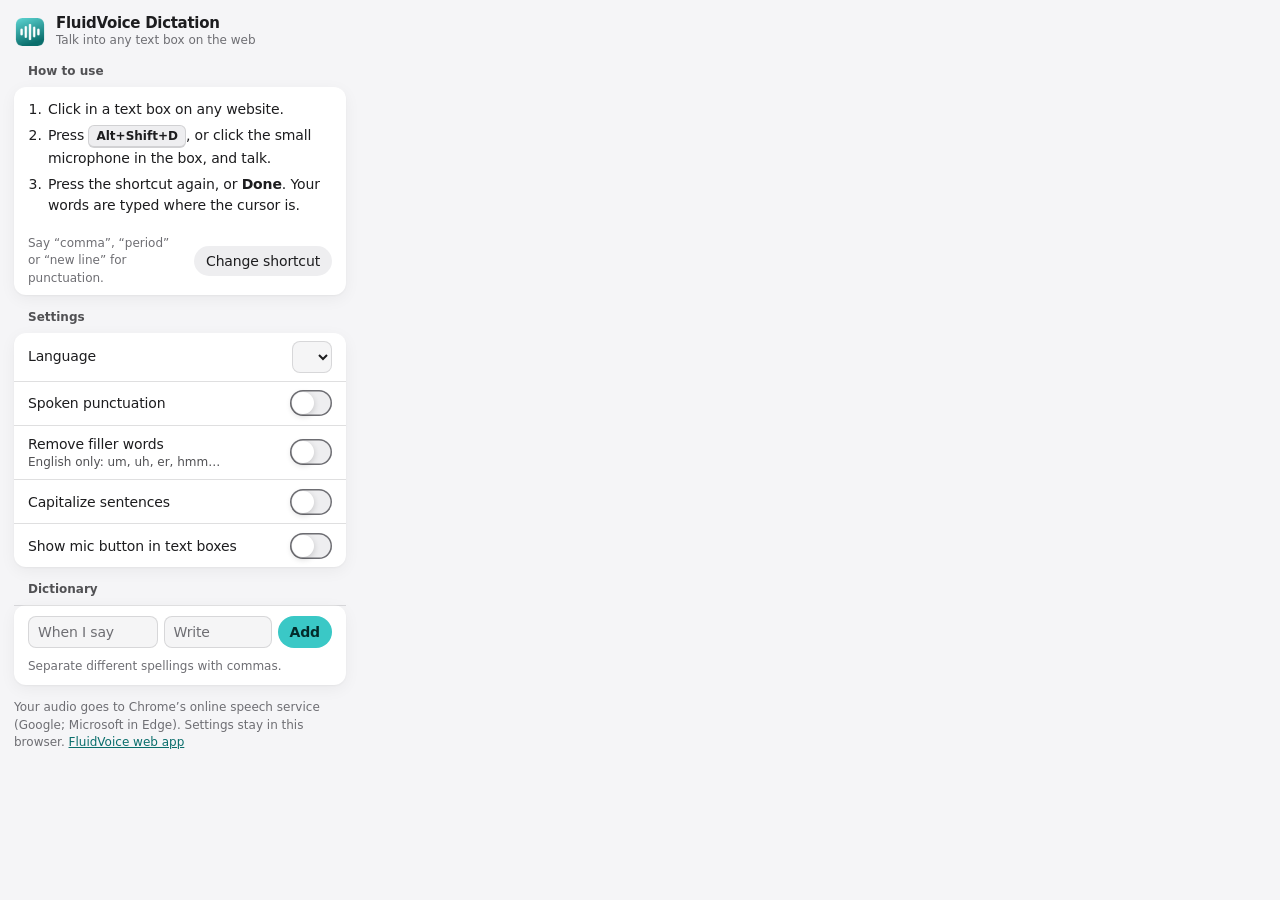
<file: extension/popup.html>
<!doctype html>
<html lang="en">
<head>
<meta charset="utf-8">
<title>FluidVoice Dictation</title>
<link rel="stylesheet" href="popup.css">
<style>
  body { width: 360px; padding: 14px; display: flex; flex-direction: column; gap: 14px; }
</style>
</head>
<body>
  <div class="brand">
    <img src="icons/icon48.png" alt="">
    <div>
      <div class="brand-name">FluidVoice Dictation</div>
      <div class="brand-sub">Talk into any text box on the web</div>
    </div>
  </div>

  <div class="group">
    <h2 class="group-title">How to use</h2>
    <div class="card">
      <ol class="steps">
        <li>Click in a text box on any website.</li>
        <li>Press <kbd id="shortcut">Alt+Shift+D</kbd>, or click the small microphone in the box, and talk.</li>
        <li>Press the shortcut again, or <strong>Done</strong>. Your words are typed where the cursor is.</li>
      </ol>
      <div class="row">
        <span class="hint" id="shortcut-hint">Say “comma”, “period” or “new line” for punctuation.</span>
        <button class="btn" type="button" id="change-shortcut">Change shortcut</button>
      </div>
    </div>
  </div>

  <div class="group">
    <h2 class="group-title">Settings</h2>
    <div class="card">
      <div class="row">
        <div class="row-text"><label class="label" for="lang">Language</label></div>
        <select id="lang"></select>
      </div>
      <label class="row" for="spokenPunctuation">
        <span class="row-text"><span class="label" id="spokenPunctuation-label">Spoken punctuation</span></span>
        <input type="checkbox" class="switch" role="switch" id="spokenPunctuation" aria-labelledby="spokenPunctuation-label">
      </label>
      <label class="row" for="removeFillers">
        <span class="row-text"><span class="label" id="removeFillers-label">Remove filler words</span><span class="desc" id="removeFillers-desc">English only: um, uh, er, hmm…</span></span>
        <input type="checkbox" class="switch" role="switch" id="removeFillers" aria-labelledby="removeFillers-label" aria-describedby="removeFillers-desc">
      </label>
      <label class="row" for="autoCapitalize">
        <span class="row-text"><span class="label" id="autoCapitalize-label">Capitalize sentences</span></span>
        <input type="checkbox" class="switch" role="switch" id="autoCapitalize" aria-labelledby="autoCapitalize-label">
      </label>
      <label class="row" for="showButton">
        <span class="row-text"><span class="label" id="showButton-label">Show mic button in text boxes</span></span>
        <input type="checkbox" class="switch" role="switch" id="showButton" aria-labelledby="showButton-label">
      </label>
    </div>
  </div>

  <div class="group">
    <h2 class="group-title">Dictionary</h2>
    <div class="card">
      <div id="dict-list"></div>
      <form class="dict-form" id="dict-form" novalidate>
        <input type="text" id="d-from" placeholder="When I say" aria-label="When I say" autocomplete="off">
        <input type="text" id="d-to" placeholder="Write" aria-label="Write" autocomplete="off">
        <button class="btn btn-filled" type="submit">Add</button>
      </form>
      <div class="hint" id="d-msg" role="status" style="padding: 0 14px 10px">Separate different spellings with commas.</div>
    </div>
  </div>

  <div class="hint">Your audio goes to Chrome’s online speech service (Google; Microsoft in Edge). Settings stay in this browser. <a href="https://laminedo.github.io/FluidVoice/" target="_blank" rel="noopener">FluidVoice web app</a></div>

  <script src="defaults.js"></script>
  <script src="popup.js"></script>
</body>
</html>
</file>
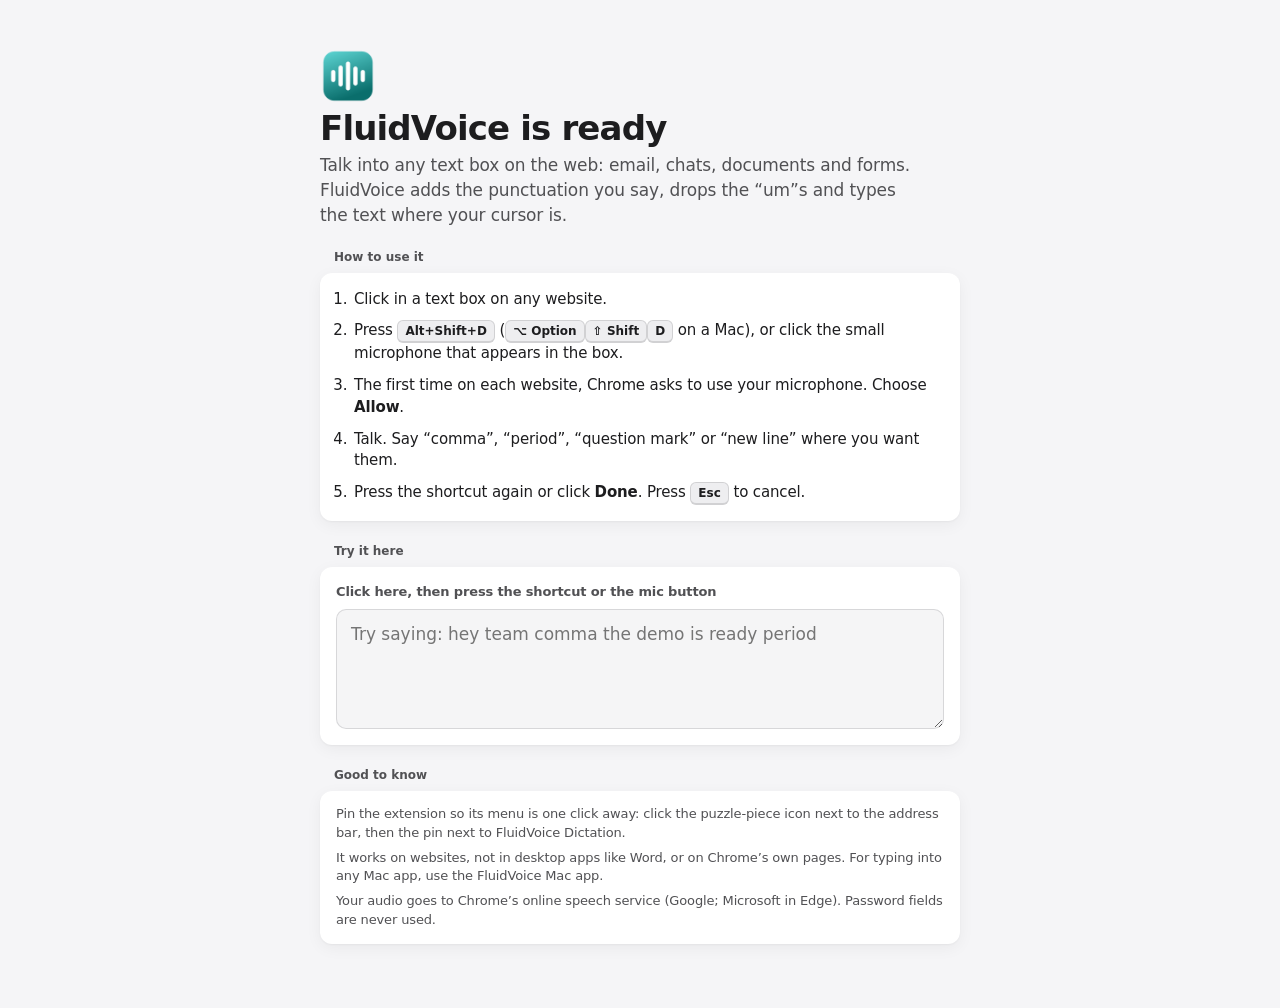
<file: extension/welcome.html>
<!doctype html>
<html lang="en">
<head>
<meta charset="utf-8">
<meta name="viewport" content="width=device-width,initial-scale=1">
<title>Welcome to FluidVoice Dictation</title>
<link rel="icon" href="icons/icon32.png">
<link rel="stylesheet" href="popup.css">
<style>
  body { padding: 48px 16px 64px; }
  main { max-width: 640px; margin: 0 auto; display: flex; flex-direction: column; gap: 22px; }
  h1 { margin: 6px 0 0; font: 700 34px/1.1 var(--font-display); letter-spacing: -.025em; text-wrap: balance; }
  .lead { margin: 6px 0 0; color: var(--fg-2); font-size: 17px; max-width: 56ch; }
  .brand img { width: 56px; height: 56px; }
  .try { padding: 16px; display: flex; flex-direction: column; gap: 8px; }
  .try label { font-weight: 600; font-size: 13px; color: var(--fg-2); }
  textarea { width: 100%; min-height: 120px; padding: 12px 14px; border-radius: 10px; border: 1px solid var(--sep); background: var(--fill-2); font: 17px/1.5 var(--font-display); color: var(--fg); resize: vertical; }
  textarea:focus { outline: none; border-color: var(--accent-ink); box-shadow: 0 0 0 3px rgba(58,200,198,.3); }
  .steps { font-size: 15px; gap: 10px; padding-block: 16px; }
  .note { padding: 14px 16px; font-size: 13px; color: var(--fg-2); }
  .note p { margin: 0 0 6px; } .note p:last-child { margin: 0; }
</style>
</head>
<body>
<main>
  <div>
    <div class="brand"><img src="icons/icon128.png" alt=""></div>
    <h1>FluidVoice is ready</h1>
    <p class="lead">Talk into any text box on the web: email, chats, documents and forms. FluidVoice adds the punctuation you say, drops the “um”s and types the text where your cursor is.</p>
  </div>

  <div class="group">
    <h2 class="group-title">How to use it</h2>
    <div class="card">
      <ol class="steps">
        <li>Click in a text box on any website.</li>
        <li>Press <kbd class="shortcut">Alt+Shift+D</kbd> (<kbd>⌥ Option</kbd><kbd>⇧ Shift</kbd><kbd>D</kbd> on a Mac), or click the small microphone that appears in the box.</li>
        <li>The first time on each website, Chrome asks to use your microphone. Choose <strong>Allow</strong>.</li>
        <li>Talk. Say “comma”, “period”, “question mark” or “new line” where you want them.</li>
        <li>Press the shortcut again or click <strong>Done</strong>. Press <kbd>Esc</kbd> to cancel.</li>
      </ol>
    </div>
  </div>

  <div class="group">
    <h2 class="group-title">Try it here</h2>
    <div class="card try">
      <label for="practice">Click here, then press the shortcut or the mic button</label>
      <textarea id="practice" placeholder="Try saying: hey team comma the demo is ready period"></textarea>
    </div>
  </div>

  <div class="group">
    <h2 class="group-title">Good to know</h2>
    <div class="card note">
      <p>Pin the extension so its menu is one click away: click the puzzle-piece icon next to the address bar, then the pin next to FluidVoice Dictation.</p>
      <p>It works on websites, not in desktop apps like Word, or on Chrome’s own pages. For typing into any Mac app, use the FluidVoice Mac app.</p>
      <p>Your audio goes to Chrome’s online speech service (Google; Microsoft in Edge). Password fields are never used.</p>
    </div>
  </div>
</main>
<script src="defaults.js"></script>
<script src="format.js"></script>
<script src="content.js"></script>
<script src="popup.js"></script>
</body>
</html>
</file>
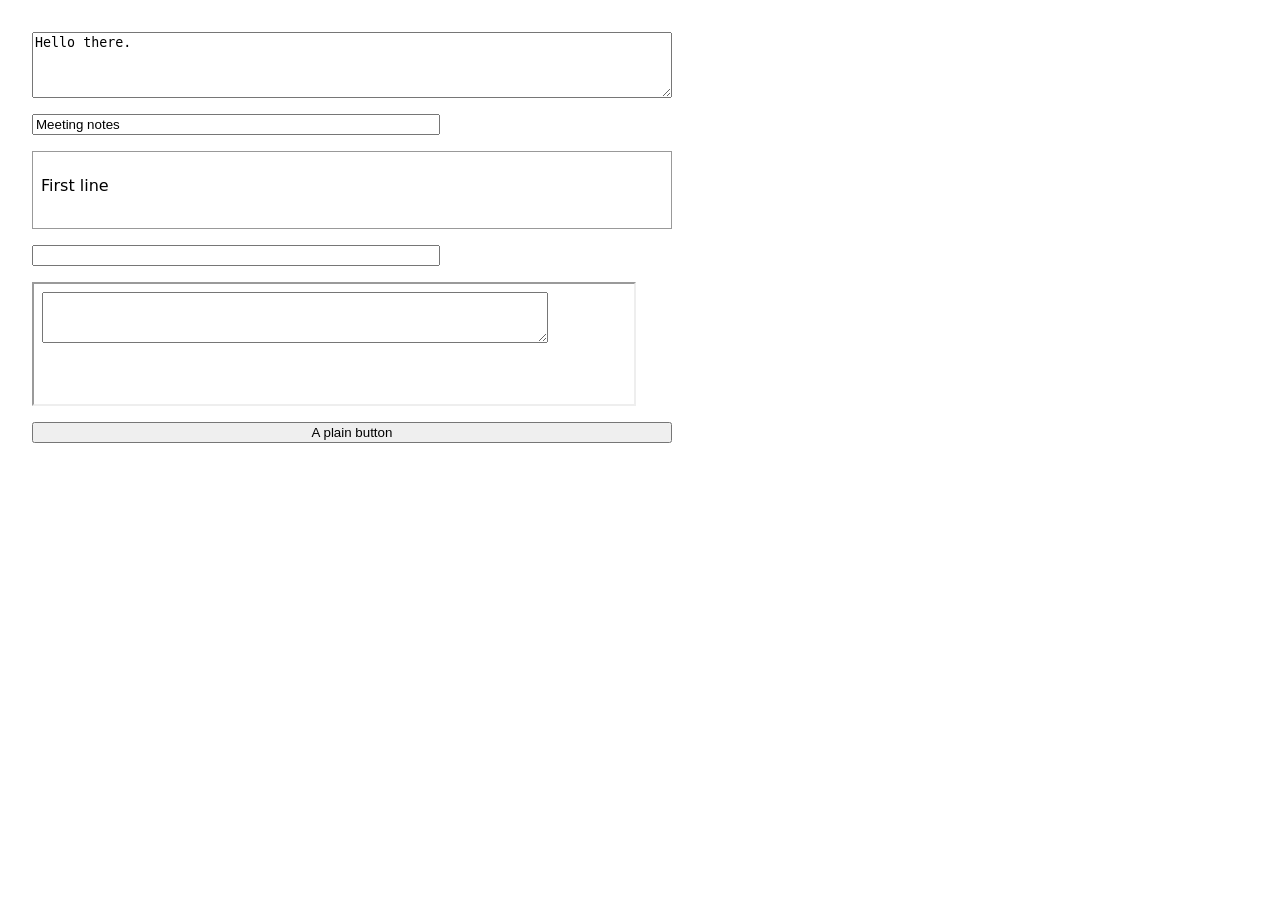
<file: extension/tests/page.html>
<!doctype html>
<html lang="en"><head><meta charset="utf-8"><title>FluidVoice extension test page</title></head>
<body style="font: 16px system-ui; padding: 24px; display: grid; gap: 16px; max-width: 640px">
  <textarea id="ta" rows="4">Hello there.</textarea>
  <input id="inp" type="text" value="Meeting notes" style="width: 400px">
  <div id="ce" contenteditable="true" style="border: 1px solid #999; min-height: 60px; padding: 8px"><p>First line</p></div>
  <input id="pw" type="password" style="width: 400px">
  <iframe id="frame" src="frame.html" style="width: 600px; height: 120px"></iframe>
  <button id="plain">A plain button</button>
</body></html>
</file>
<file: extension/popup.css>
/* Shared by the extension menu (popup) and the welcome page. Same Apple-style tokens as the web app. */
:root {
  --bg: #F5F5F7; --surface: #FFFFFF; --fill: rgba(118,118,128,.12); --fill-2: rgba(118,118,128,.07);
  --fg: #1D1D1F; --fg-2: #515154; --fg-3: #6E6E73; --sep: rgba(60,60,67,.16);
  --accent: #3AC8C6; --accent-ink: #0A6E6C; --on-accent: #032B2A; --green: #1A7F37; --red: #C00012;
  --font: -apple-system, BlinkMacSystemFont, "SF Pro Text", "Segoe UI Variable Text", "Segoe UI", system-ui, sans-serif;
  --font-display: -apple-system, BlinkMacSystemFont, "SF Pro Display", "Segoe UI Variable Display", "Segoe UI", system-ui, sans-serif;
  color-scheme: light;
}
@media (prefers-color-scheme: dark) {
  :root {
    --bg: #000000; --surface: #1C1C1E; --fill: rgba(118,118,128,.24); --fill-2: rgba(118,118,128,.14);
    --fg: #F5F5F7; --fg-2: #C7C7CC; --fg-3: #98989D; --sep: rgba(84,84,88,.6);
    --accent-ink: #3AC8C6; --green: #30D158; --red: #FF6961;
    color-scheme: dark;
  }
}
* { box-sizing: border-box; }
body { margin: 0; background: var(--bg); color: var(--fg); font: 14px/1.45 var(--font); letter-spacing: -.01em; -webkit-font-smoothing: antialiased; }
button, input, select { font: inherit; color: inherit; letter-spacing: inherit; }
:focus-visible { outline: 3px solid var(--accent-ink); outline-offset: 2px; border-radius: 6px; }
[hidden] { display: none !important; }

.brand { display: flex; align-items: center; gap: 10px; }
.brand img { width: 32px; height: 32px; }
.brand-name { font: 600 15px/1.2 var(--font-display); letter-spacing: -.02em; }
.brand-sub { font-size: 12px; color: var(--fg-3); letter-spacing: 0; }

.group { display: flex; flex-direction: column; gap: 6px; }
.group-title { margin: 0; padding: 0 14px; font-size: 12px; font-weight: 600; color: var(--fg-2); letter-spacing: 0; }
.card { background: var(--surface); border-radius: 12px; box-shadow: 0 1px 2px rgba(0,0,0,.04), 0 4px 16px rgba(0,0,0,.05); }
.row { display: flex; align-items: center; justify-content: space-between; gap: 12px; min-height: 44px; padding: 8px 14px; }
.row + .row { border-top: 1px solid var(--sep); }
label.row { cursor: pointer; }
.row-text { min-width: 0; flex: 1; }
.label { display: block; }
.desc { display: block; font-size: 12px; color: var(--fg-2); letter-spacing: 0; }

.switch { appearance: none; -webkit-appearance: none; position: relative; flex: none; width: 42px; height: 26px; margin: 0; border-radius: 999px; background: var(--fill); box-shadow: inset 0 0 0 1.5px var(--fg-3); cursor: pointer; transition: background-color .2s ease; }
.switch::after { content: ""; position: absolute; top: 2px; left: 2px; width: 22px; height: 22px; border-radius: 50%; background: #fff; box-shadow: 0 2px 6px rgba(0,0,0,.18); transition: transform .2s cubic-bezier(.3,.7,.4,1); }
.switch:checked { background: var(--green); box-shadow: none; }
.switch:checked::after { transform: translateX(16px); }
.switch:focus-visible { outline: 3px solid var(--accent-ink); outline-offset: 3px; border-radius: 999px; }

select, input[type="text"] { min-height: 32px; padding: 5px 9px; border-radius: 8px; border: 1px solid var(--sep); background: var(--fill-2); }
input::placeholder { color: var(--fg-3); }
select:focus, input[type="text"]:focus { outline: none; border-color: var(--accent-ink); box-shadow: 0 0 0 3px rgba(58,200,198,.3); }

.btn { white-space: nowrap; flex: none; display: inline-flex; align-items: center; justify-content: center; gap: 6px; min-height: 30px; padding: 5px 12px; border: 0; border-radius: 999px; background: var(--fill); font-weight: 500; cursor: pointer; }
.btn:hover { filter: brightness(.96); }
.btn-filled { background: var(--accent); color: var(--on-accent); font-weight: 600; }
.icon-btn { width: 30px; height: 30px; display: inline-grid; place-items: center; border: 0; border-radius: 999px; background: transparent; color: var(--fg-2); cursor: pointer; flex: none; }
.icon-btn:hover { background: var(--fill); color: var(--fg); }
.icon-btn svg { width: 16px; height: 16px; }

kbd { display: inline-block; font: 600 12px/1 var(--font); padding: 4px 7px; border-radius: 6px; background: var(--fill); border: 1px solid var(--sep); border-bottom-width: 2px; white-space: nowrap; letter-spacing: 0; }
.steps { margin: 0; padding: 12px 14px 12px 32px; display: flex; flex-direction: column; gap: 6px; }
.steps li { padding-left: 2px; }
.hint { font-size: 12px; color: var(--fg-3); letter-spacing: 0; }
.error { color: var(--red); }

.dict-item { display: flex; align-items: center; gap: 8px; padding: 6px 6px 6px 14px; min-height: 40px; }
.dict-item + .dict-item { border-top: 1px solid var(--sep); }
.dict-item .from { flex: 1; min-width: 0; color: var(--fg-2); font-size: 13px; overflow-wrap: anywhere; }
.dict-item .to { font-weight: 600; overflow-wrap: anywhere; max-width: 40%; }
.dict-form { display: grid; grid-template-columns: minmax(0, 1.2fr) minmax(0, 1fr) auto; gap: 6px; padding: 10px 14px; border-top: 1px solid var(--sep); }
.empty { padding: 12px 14px; color: var(--fg-2); font-size: 13px; }
a { color: var(--accent-ink); }

@media (prefers-reduced-motion: reduce) { * { transition: none !important; animation: none !important; } }
</file>
